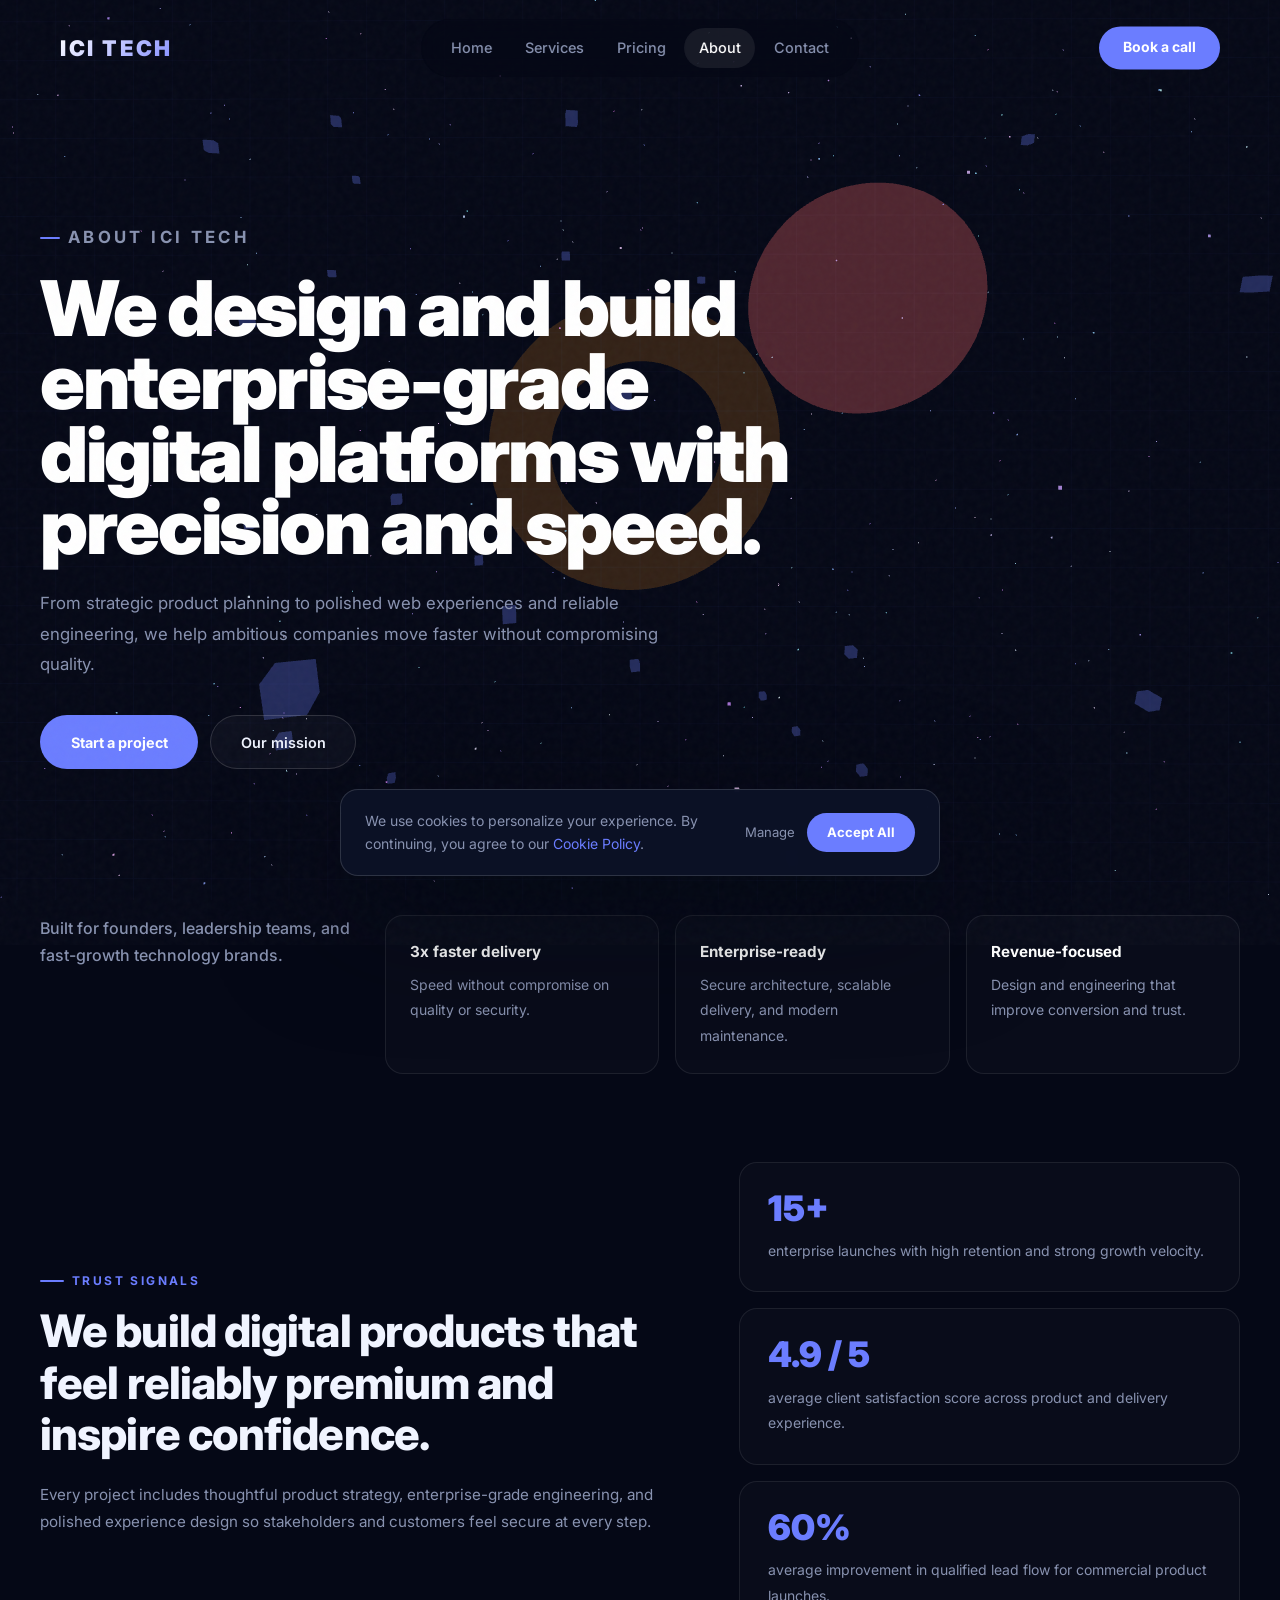
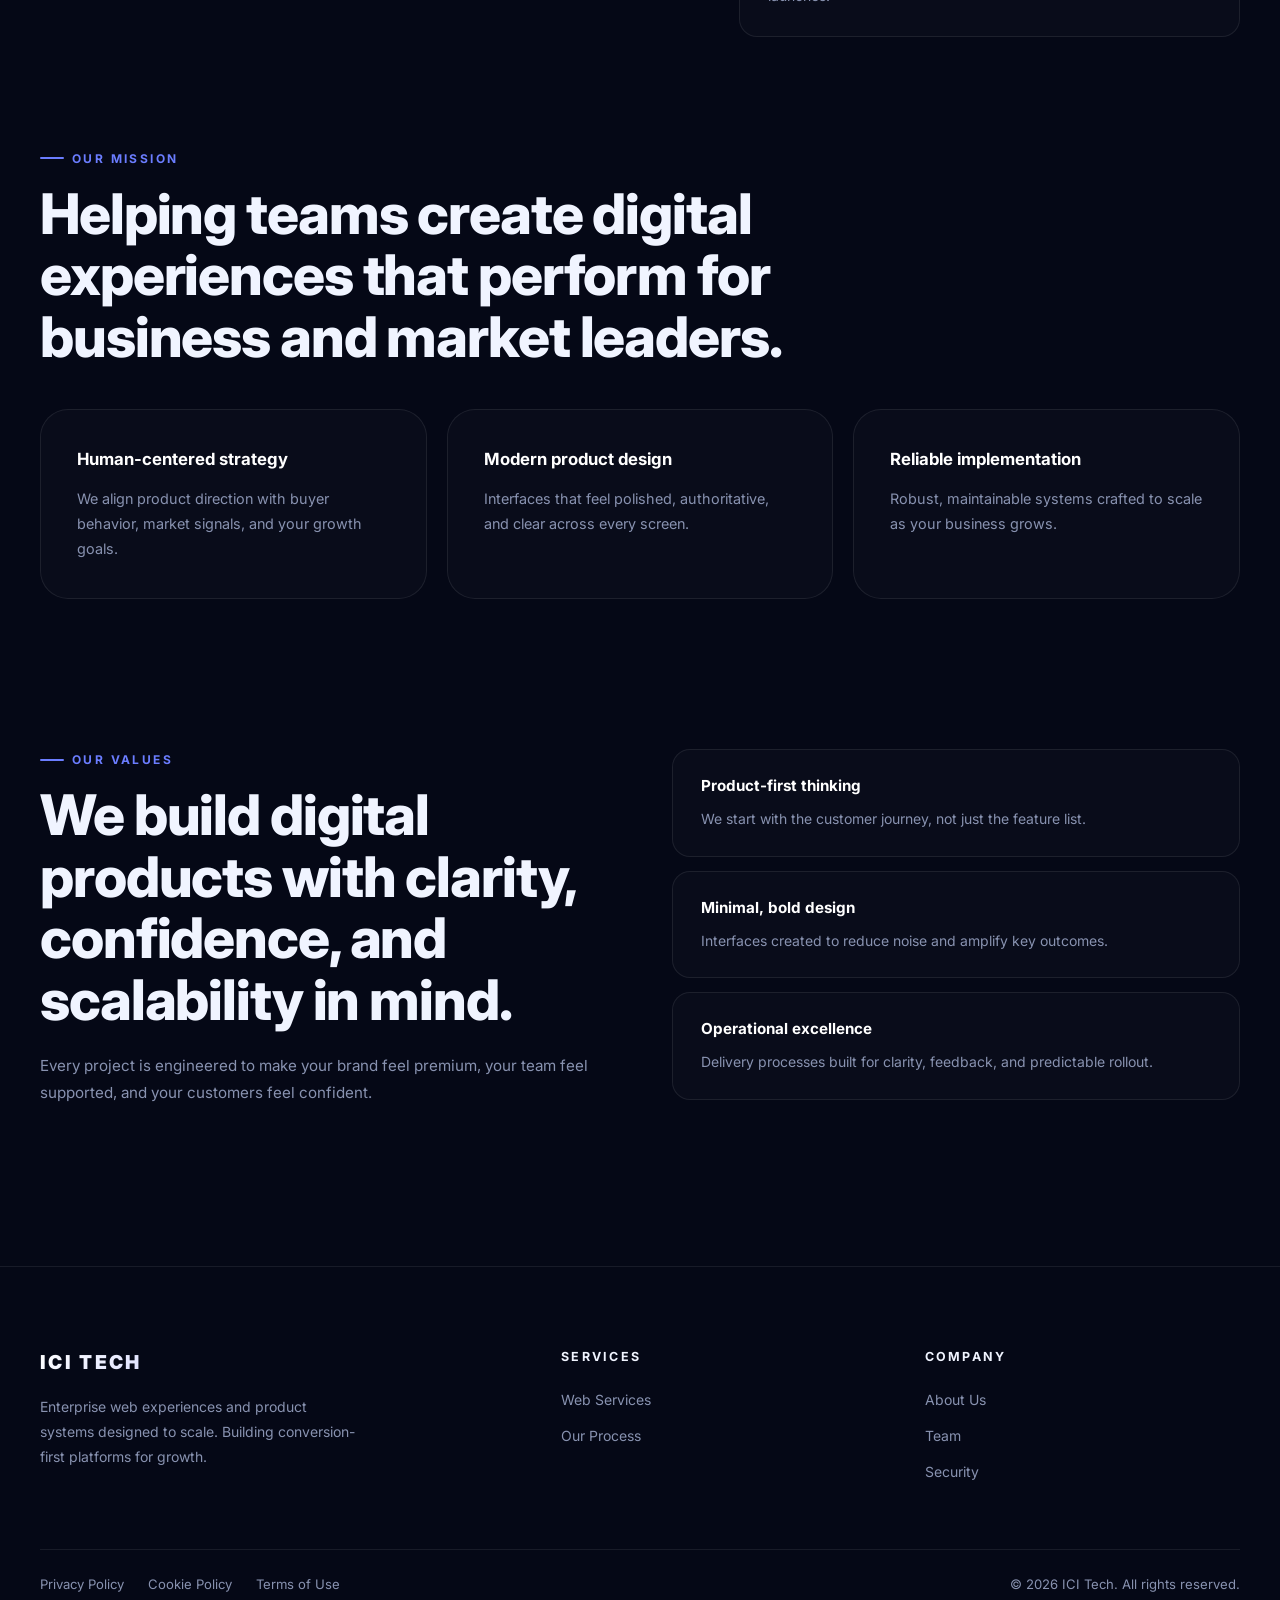
<file: about.html>
<!DOCTYPE html>
<html lang="en">
<head>
    <meta charset="UTF-8">
    <meta name="viewport" content="width=device-width, initial-scale=1.0">
    <meta name="description" content="About ICI Tech — premium digital product systems for SaaS, fintech, and enterprise teams.">
    <meta name="keywords" content="about ICI Tech, enterprise web development, SaaS design, team, mission">
    <title>About Us - ICI Tech</title>
    <link rel="icon" type="image/png" href="assets/img/Favicon.png">
    <link rel="shortcut icon" type="image/png" href="assets/img/Favicon.png">
    <link rel="apple-touch-icon" href="assets/img/Favicon.png">
    <link rel="stylesheet" href="assets/styles.css">
    <script src="assets/three.min.js" defer></script>
</head> 
<body>
    <canvas id="three-bg"></canvas>
    <header class="site-header">
        <nav class="navbar" aria-label="Primary navigation">
            <div class="container nav-inner">
                <a class="logo" href="index.html">ICI Tech</a>
                <button class="hamburger" aria-label="Toggle navigation menu" aria-expanded="false" aria-controls="nav-menu-list">
                    <span></span>
                    <span></span>
                    <span></span>
                </button>
                <ul class="nav-menu" id="nav-menu-list">
                    <li><a href="index.html">Home</a></li>
                    <li><a href="services.html">Services</a></li>
                    <li><a href="pricing.html">Pricing</a></li>
                    <li><a href="about.html">About</a></li>
                    <li><a href="contact.html">Contact</a></li>
                </ul>
                <a class="nav-cta" href="contact.html">Book a call</a>
            </div>
        </nav>
        <section class="hero hero-bg">
            <div class="container hero-grid">
                <div class="hero-copy">
                    <p class="eyebrow">About ICI Tech</p>
                    <h1>We design and build enterprise-grade digital platforms with precision and speed.</h1>
                    <p>From strategic product planning to polished web experiences and reliable engineering, we help ambitious companies move faster without compromising quality.</p>
                    <div class="hero-actions">
                        <a class="cta-button" href="contact.html">Start a project</a>
                        <a class="cta-secondary" href="#mission">Our mission</a>
                    </div>
                </div>
            </div>
        </section>
    </header>
    <main>
        <section class="credibility">
            <div class="container credibility-grid">
                <div>
                    <p>Built for founders, leadership teams, and fast-growth technology brands.</p>
                </div>
                <div class="credibility-item">
                    <strong>3x faster delivery</strong>
                    <span>Speed without compromise on quality or security.</span>
                </div>
                <div class="credibility-item">
                    <strong>Enterprise-ready</strong>
                    <span>Secure architecture, scalable delivery, and modern maintenance.</span>
                </div>
                <div class="credibility-item">
                    <strong>Revenue-focused</strong>
                    <span>Design and engineering that improve conversion and trust.</span>
                </div>
            </div>
        </section>

        <section class="trust-details" aria-label="Trust and results">
            <div class="container trust-grid">
                <div class="trust-copy fade-in">
                    <div class="section-label">Trust signals</div>
                    <h2>We build digital products that feel reliably premium and inspire confidence.</h2>
                    <p>Every project includes thoughtful product strategy, enterprise-grade engineering, and polished experience design so stakeholders and customers feel secure at every step.</p>
                </div>
                <div class="trust-stats">
                    <div class="stat-panel fade-in">
                        <strong>15+</strong>
                        <span>enterprise launches with high retention and strong growth velocity.</span>
                    </div>
                    <div class="stat-panel fade-in">
                        <strong>4.9 / 5</strong>
                        <span>average client satisfaction score across product and delivery experience.</span>
                    </div>
                    <div class="stat-panel fade-in">
                        <strong>60%</strong>
                        <span>average improvement in qualified lead flow for commercial product launches.</span>
                    </div>
                </div>
            </div>
        </section>

        <section class="impact" id="mission">
            <div class="container">
                <div class="section-label">Our mission</div>
                <h2>Helping teams create digital experiences that perform for business and market leaders.</h2>
                <div class="impact-grid">
                    <article class="impact-card">
                        <strong>Human-centered strategy</strong>
                        <p>We align product direction with buyer behavior, market signals, and your growth goals.</p>
                    </article>
                    <article class="impact-card">
                        <strong>Modern product design</strong>
                        <p>Interfaces that feel polished, authoritative, and clear across every screen.</p>
                    </article>
                    <article class="impact-card">
                        <strong>Reliable implementation</strong>
                        <p>Robust, maintainable systems crafted to scale as your business grows.</p>
                    </article>
                </div>
            </div>
        </section>

        <section class="why-us">
            <div class="container why-grid">
                <div>
                    <div class="section-label">Our values</div>
                    <h2>We build digital products with clarity, confidence, and scalability in mind.</h2>
                    <p>Every project is engineered to make your brand feel premium, your team feel supported, and your customers feel confident.</p>
                </div>
                <div class="feature-list">
                    <div class="feature-item">
                        <strong>Product-first thinking</strong>
                        <span>We start with the customer journey, not just the feature list.</span>
                    </div>
                    <div class="feature-item">
                        <strong>Minimal, bold design</strong>
                        <span>Interfaces created to reduce noise and amplify key outcomes.</span>
                    </div>
                    <div class="feature-item">
                        <strong>Operational excellence</strong>
                        <span>Delivery processes built for clarity, feedback, and predictable rollout.</span>
                    </div>
                </div>
            </div>
        </section>
    </main>
    <footer class="footer">
        <div class="container">
            <div class="footer-grid">
                <!-- Brand Section -->
                <div>
                    <a class="logo footer-logo" href="index.html">ICI Tech</a>
                    <p>Enterprise web experiences and product systems designed to scale. Building conversion-first platforms for growth.</p>
                </div>
                
                <!-- Products Section -->
                <div class="footer-section">
                    <h3 class="footer-section-title">Services</h3>
                    <ul class="footer-links">
                        <li><a href="services.html">Web Services</a></li>
                        <li><a href="process.html">Our Process</a></li>
                    </ul>
                </div>

                <!-- Company Section -->
                <div class="footer-section">
                    <h3 class="footer-section-title">Company</h3>
                    <ul class="footer-links">
                        <li><a href="about.html">About Us</a></li>
                        <li><a href="team.html">Team</a></li>
                        <li><a href="security.html">Security</a></li>
                    </ul>
                </div>
            </div>
        </div>
        <div class="container">
            <div class="footer-bottom">
                <div class="footer-policy-links">
                    <a href="policies.html#privacy">Privacy Policy</a>
                    <a href="policies.html#cookies">Cookie Policy</a>
                    <a href="policies.html#terms">Terms of Use</a>
                </div>
                <div class="footer-note">© 2026 ICI Tech. All rights reserved.</div>
            </div>
        </div>
    </footer>
    <a href="#top" class="back-to-top" aria-label="Back to top">↑</a>
    <script src="assets/script.js"></script>
    <script src="assets/three-bg.js"></script>
    <script src="assets/cookie-consent.js"></script>
</body>
</html>
</file>
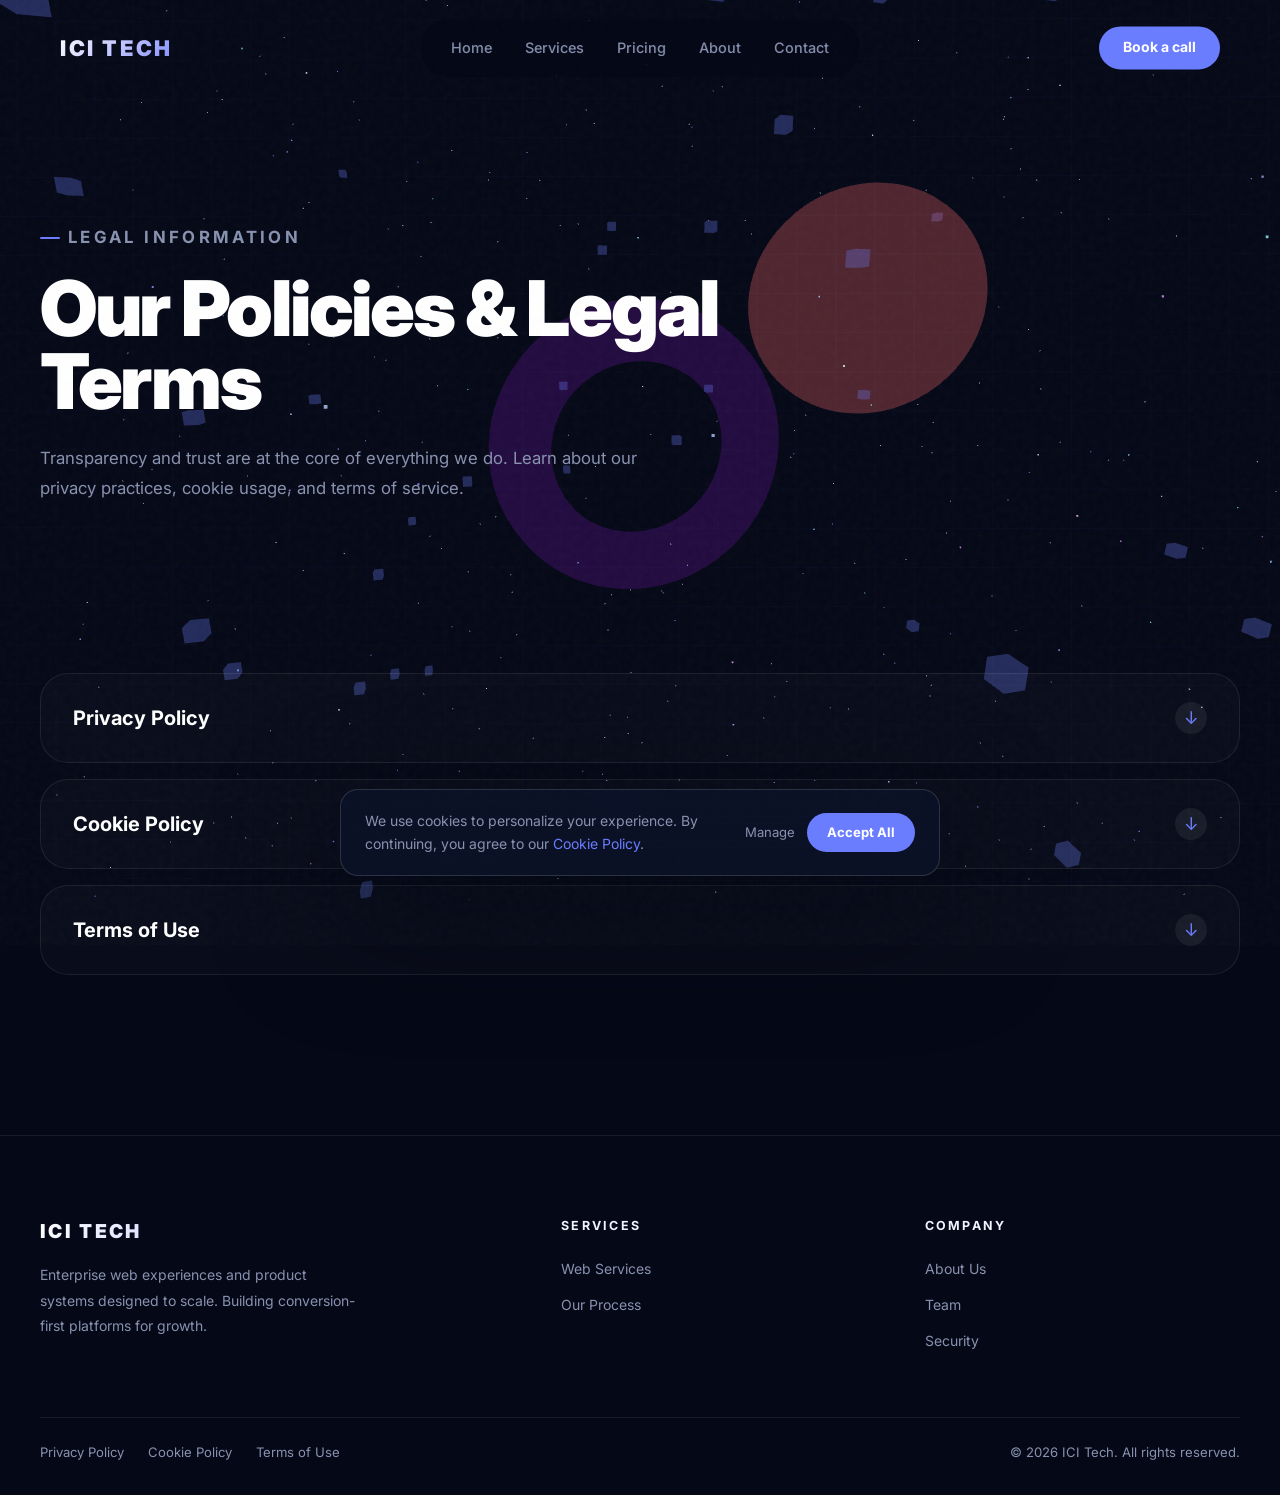
<file: policies.html>
<!DOCTYPE html>
<html lang="en">
<head>
    <meta charset="UTF-8">
    <meta name="viewport" content="width=device-width, initial-scale=1.0">
    <meta name="description" content="ICI Tech - Privacy Policy, Cookie Policy, and Terms of Use">
    <meta name="keywords" content="privacy, cookies, terms of use, legal, policies">
    <title>Policies - ICI Tech</title>
    <link rel="icon" type="image/png" href="assets/img/Favicon.png">
    <link rel="shortcut icon" type="image/png" href="assets/img/Favicon.png">
    <link rel="apple-touch-icon" href="assets/img/Favicon.png">
    <link rel="stylesheet" href="assets/styles.css">
    <script src="assets/three.min.js" defer></script>
</head> 
<body id="top">
    <canvas id="three-bg"></canvas>
    <header class="site-header">
        <nav class="navbar" aria-label="Primary navigation">
            <div class="container nav-inner">
                <a class="logo" href="index.html">ICI Tech</a>
                <button class="hamburger" aria-label="Toggle navigation menu" aria-expanded="false" aria-controls="nav-menu-list">
                    <span></span>
                    <span></span>
                    <span></span>
                </button>
                <ul class="nav-menu" id="nav-menu-list">
                    <li><a href="index.html">Home</a></li>
                    <li><a href="services.html">Services</a></li>
                    <li><a href="pricing.html">Pricing</a></li>
                    <li><a href="about.html">About</a></li>
                    <li><a href="contact.html">Contact</a></li>
                </ul>
                <a class="nav-cta" href="contact.html">Book a call</a>
            </div>
        </nav>
        <section class="hero hero-bg">
            <div class="container hero-grid">
                <div class="hero-copy">
                    <p class="eyebrow">Legal Information</p>
                    <h1>Our Policies & Legal Terms</h1>
                    <p>Transparency and trust are at the core of everything we do. Learn about our privacy practices, cookie usage, and terms of service.</p>
                </div>
            </div>
        </section>
    </header>

    <main>
        <section class="policies-section">
            <div class="container policy-container">
                <!-- Privacy Policy -->
                <div class="policy-item" id="privacy" data-policy="privacy">
                    <div class="policy-header">
                        <h2>Privacy Policy</h2>
                        <div class="policy-toggle">↓</div>
                    </div>
                    <div class="policy-content">
                        <div class="policy-text">
                            <h3>1. Information We Collect</h3>
                            <p>We collect information you provide directly to us, such as when you contact us through our website, subscribe to our services, or request information. This may include your name, email address, phone number, and any other information you choose to provide.</p>
                            <p>We also automatically collect certain information about your device when you visit our website, including IP address, browser type, operating system, referring URLs, and pages visited.</p>

                            <h3>2. How We Use Your Information</h3>
                            <p>We use the information we collect to:</p>
                            <ul>
                                <li>Respond to your inquiries and provide customer support</li>
                                <li>Send you marketing communications (with your consent)</li>
                                <li>Improve and personalize your experience</li>
                                <li>Analyze website usage and trends</li>
                                <li>Comply with legal obligations</li>
                                <li>Detect and prevent fraudulent activity</li>
                            </ul>

                            <h3>3. Data Security</h3>
                            <p>We implement appropriate technical and organizational measures to protect your personal information against unauthorized access, alteration, disclosure, or destruction. However, no internet-based system is completely secure.</p>

                            <h3>4. Third-Party Links</h3>
                            <p>Our website may contain links to third-party websites. We are not responsible for the privacy practices or content of these external sites. We encourage you to review their privacy policies.</p>

                            <h3>5. Your Rights</h3>
                            <p>Depending on your location, you may have certain rights regarding your personal information, including the right to access, correct, or delete your data. Please contact us to exercise these rights.</p>

                            <h3>6. Contact Us</h3>
                            <p>If you have questions about our privacy practices, please contact us at ici.tech@gmail.com</p>
                        </div>
                    </div>
                </div>

                <!-- Cookie Policy -->
                <div class="policy-item" id="cookies" data-policy="cookies">
                    <div class="policy-header">
                        <h2>Cookie Policy</h2>
                        <div class="policy-toggle">↓</div>
                    </div>
                    <div class="policy-content">
                        <div class="policy-text">
                            <h3>1. What Are Cookies?</h3>
                            <p>Cookies are small text files stored on your device when you visit our website. They help us remember your preferences, improve your experience, and understand how you interact with our site.</p>

                            <h3>2. Types of Cookies We Use</h3>
                            <p><strong>Essential Cookies:</strong> Required for basic website functionality. These cannot be disabled.</p>
                            <p><strong>Performance Cookies:</strong> Help us understand how visitors interact with our website, allowing us to improve performance and user experience.</p>
                            <p><strong>Marketing Cookies:</strong> Used to track your activity across websites and deliver targeted advertising based on your interests.</p>

                            <h3>3. Cookie Consent</h3>
                            <p>When you first visit our website, we display a consent banner. By clicking "Accept All," you consent to the use of all cookies. You can manage your cookie preferences at any time.</p>

                            <h3>4. Third-Party Cookies</h3>
                            <p>We may allow third-party service providers to place cookies on your device for analytics and advertising purposes. These providers have their own privacy policies governing their practices.</p>

                            <h3>5. Disabling Cookies</h3>
                            <p>You can disable cookies through your browser settings. However, disabling certain cookies may affect website functionality and user experience.</p>

                            <h3>6. Cookie Duration</h3>
                            <p>Most cookies are set to expire after one year. Session cookies are deleted when you close your browser.</p>
                        </div>
                    </div>
                </div>

                <!-- Terms of Use -->
                <div class="policy-item" id="terms" data-policy="terms">
                    <div class="policy-header">
                        <h2>Terms of Use</h2>
                        <div class="policy-toggle">↓</div>
                    </div>
                    <div class="policy-content">
                        <div class="policy-text">
                            <h3>1. Acceptance of Terms</h3>
                            <p>By accessing and using this website, you accept and agree to be bound by the terms and provision of this agreement. If you do not agree to abide by the above, please do not use this service.</p>

                            <h3>2. Intellectual Property</h3>
                            <p>All content on this website, including text, graphics, logos, images, and software, is the property of ICI Tech or its content suppliers and is protected by international copyright laws. You may not reproduce, redistribute, or transmit any content without our prior written permission.</p>

                            <h3>3. User Conduct</h3>
                            <p>You agree not to:</p>
                            <ul>
                                <li>Engage in any conduct that restricts or inhibits anyone's use or enjoyment of the website</li>
                                <li>Post or transmit hateful, threatening, abusive, or defamatory content</li>
                                <li>Attempt to access or interfere with the website's systems or security</li>
                                <li>Engage in any form of hacking or unauthorized access</li>
                                <li>Violate any applicable laws or regulations</li>
                            </ul>

                            <h3>4. Limitation of Liability</h3>
                            <p>To the fullest extent permitted by law, ICI Tech shall not be liable for any indirect, incidental, special, consequential, or punitive damages resulting from your use of or inability to use the website, even if we have been advised of the possibility of such damages.</p>

                            <h3>5. Disclaimer of Warranties</h3>
                            <p>The website is provided on an "AS-IS" and "AS-AVAILABLE" basis. ICI Tech makes no representations or warranties of any kind, express or implied, regarding the website, its content, or any services offered.</p>

                            <h3>6. Modification of Terms</h3>
                            <p>We reserve the right to modify these terms at any time. Your continued use of the website following any changes constitutes your acceptance of the new terms.</p>

                            <h3>7. Termination</h3>
                            <p>We may terminate your access to the website at any time, with or without cause, and without notice or liability of any kind.</p>

                            <h3>8. Governing Law</h3>
                            <p>These terms and conditions are governed by and construed in accordance with the laws of the jurisdiction in which ICI Tech operates, and you irrevocably submit to the exclusive jurisdiction of the courts in that location.</p>

                            <h3>9. Contact Information</h3>
                            <p>For questions or concerns regarding these terms, please contact us at ici.tech@gmail.com</p>
                        </div>
                    </div>
                </div>
            </div>
        </section>
    </main>

    <footer class="footer">
        <div class="container">
            <div class="footer-grid">
                <!-- Brand Section -->
                <div>
                    <a class="logo footer-logo" href="index.html">ICI Tech</a>
                    <p>Enterprise web experiences and product systems designed to scale. Building conversion-first platforms for growth.</p>
                </div>
                
                <!-- Products Section -->
                <div class="footer-section">
                    <h3 class="footer-section-title">Services</h3>
                    <ul class="footer-links">
                        <li><a href="services.html">Web Services</a></li>
                        <li><a href="process.html">Our Process</a></li>
                    </ul>
                </div>

                <!-- Company Section -->
                <div class="footer-section">
                    <h3 class="footer-section-title">Company</h3>
                    <ul class="footer-links">
                        <li><a href="about.html">About Us</a></li>
                        <li><a href="team.html">Team</a></li>
                        <li><a href="security.html">Security</a></li>
                    </ul>
                </div>
            </div>
        </div>

        <div class="container">
            <div class="footer-bottom">
                <div class="footer-policy-links">
                    <a href="policies.html#privacy">Privacy Policy</a>
                    <a href="policies.html#cookies">Cookie Policy</a>
                    <a href="policies.html#terms">Terms of Use</a>
                </div>
                <div class="footer-note">© 2026 ICI Tech. All rights reserved.</div>
            </div>
        </div>
    </footer>

    <a href="#top" class="back-to-top" aria-label="Back to top">↑</a>
    <script src="assets/script.js"></script>
    <script src="assets/three-bg.js"></script>
    <script src="assets/cookie-consent.js"></script>
</body>
</html>
</file>
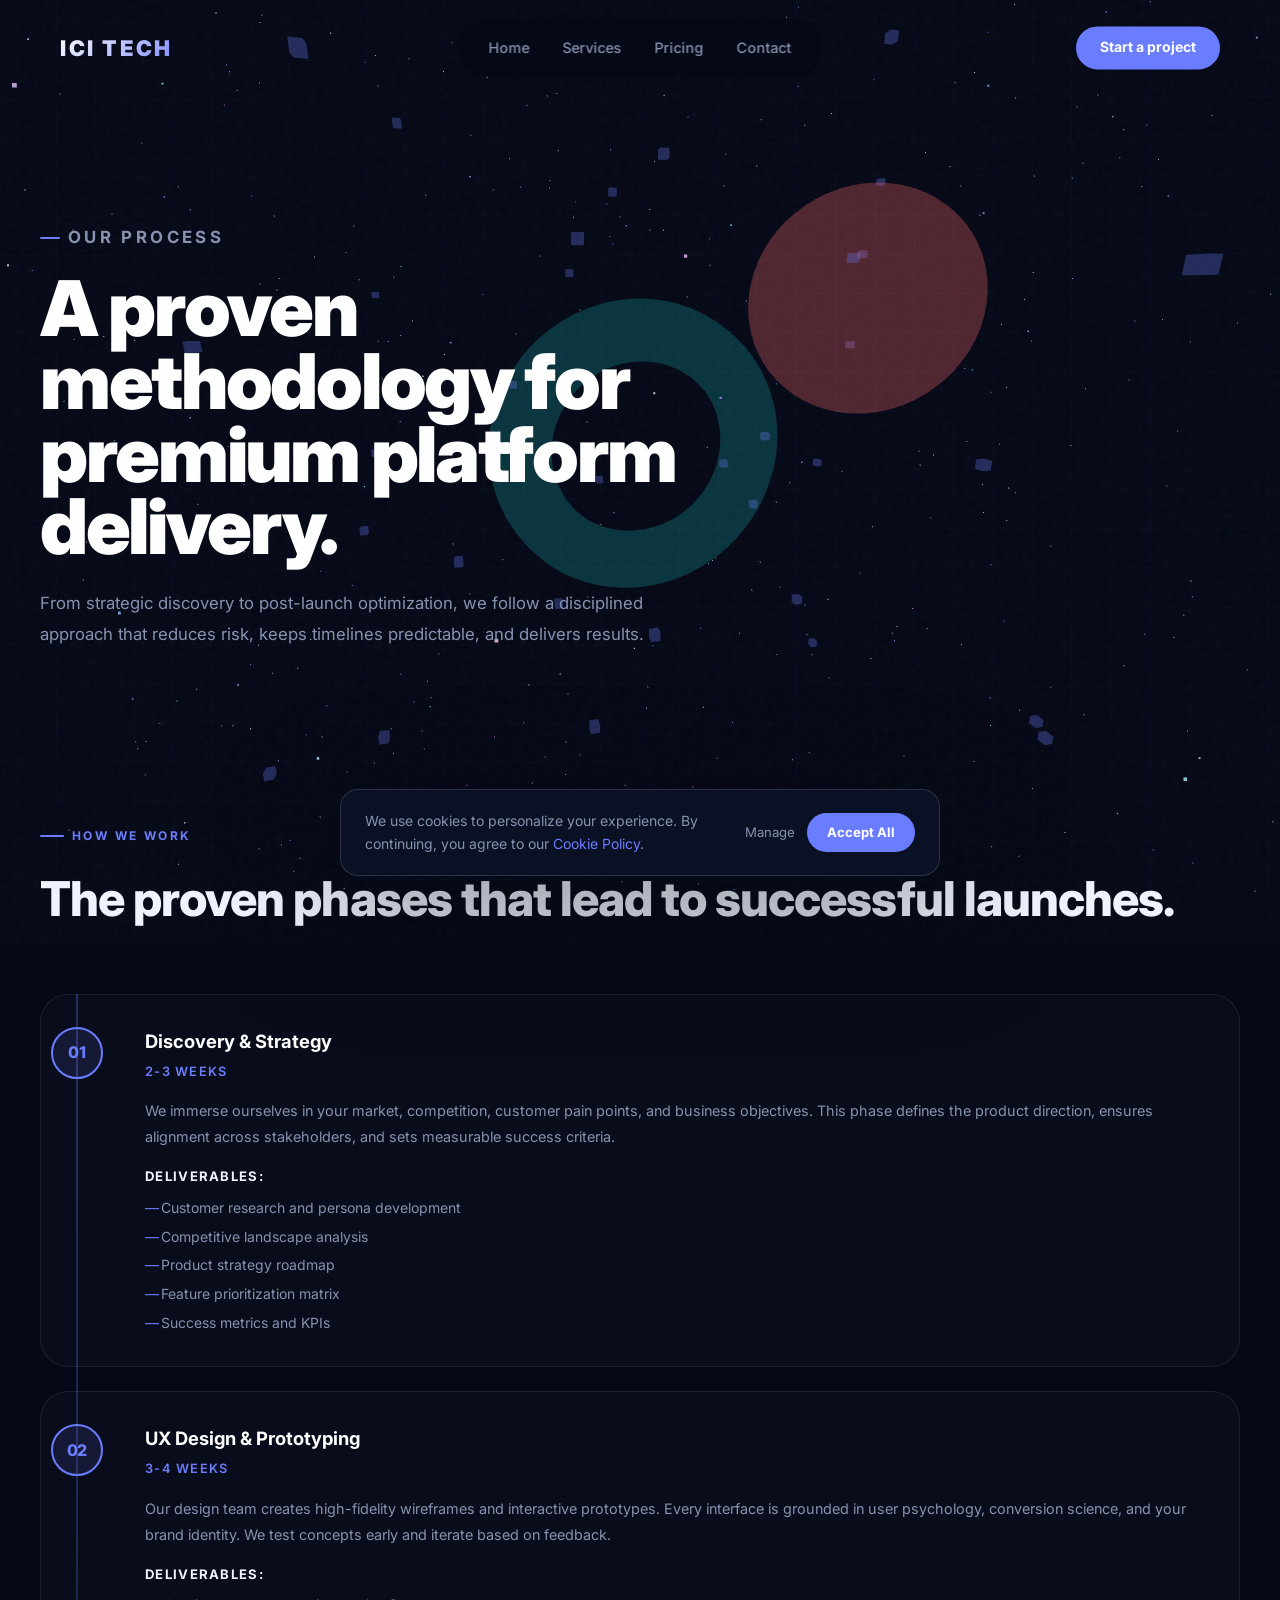
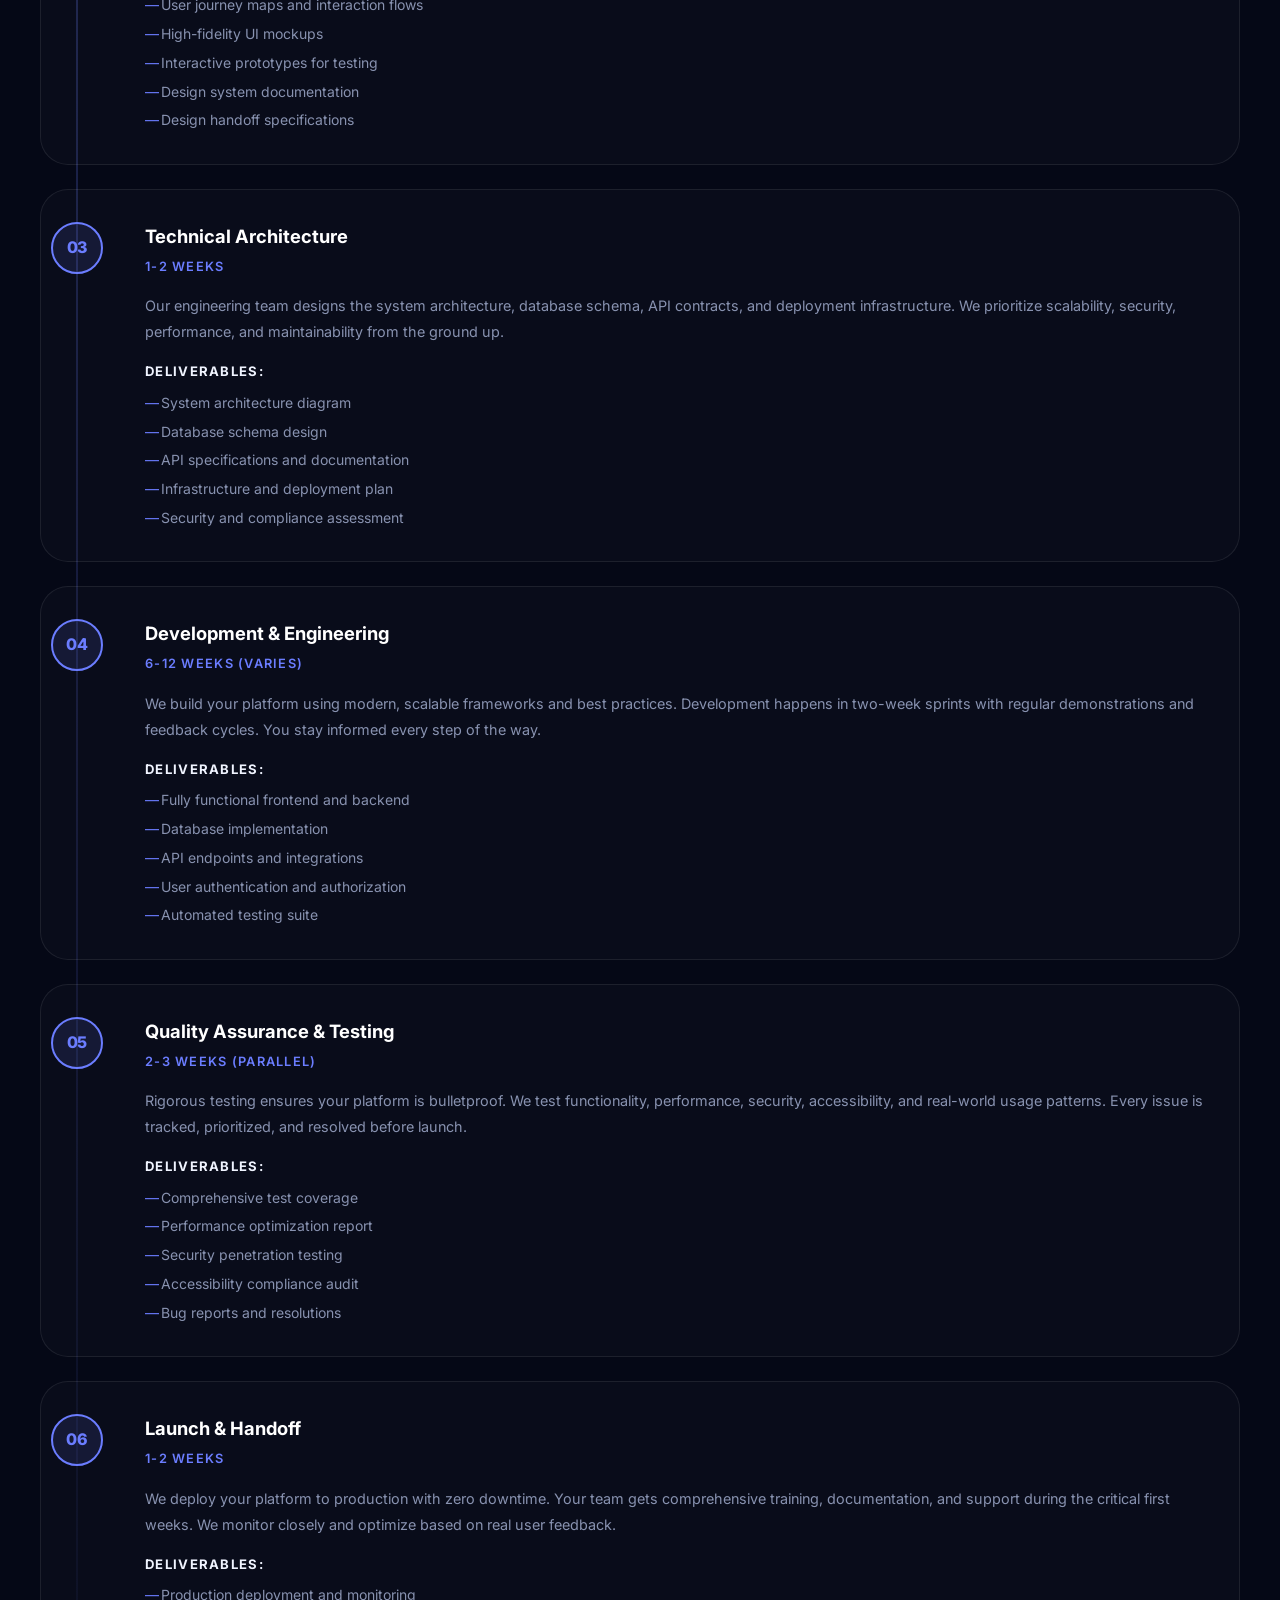
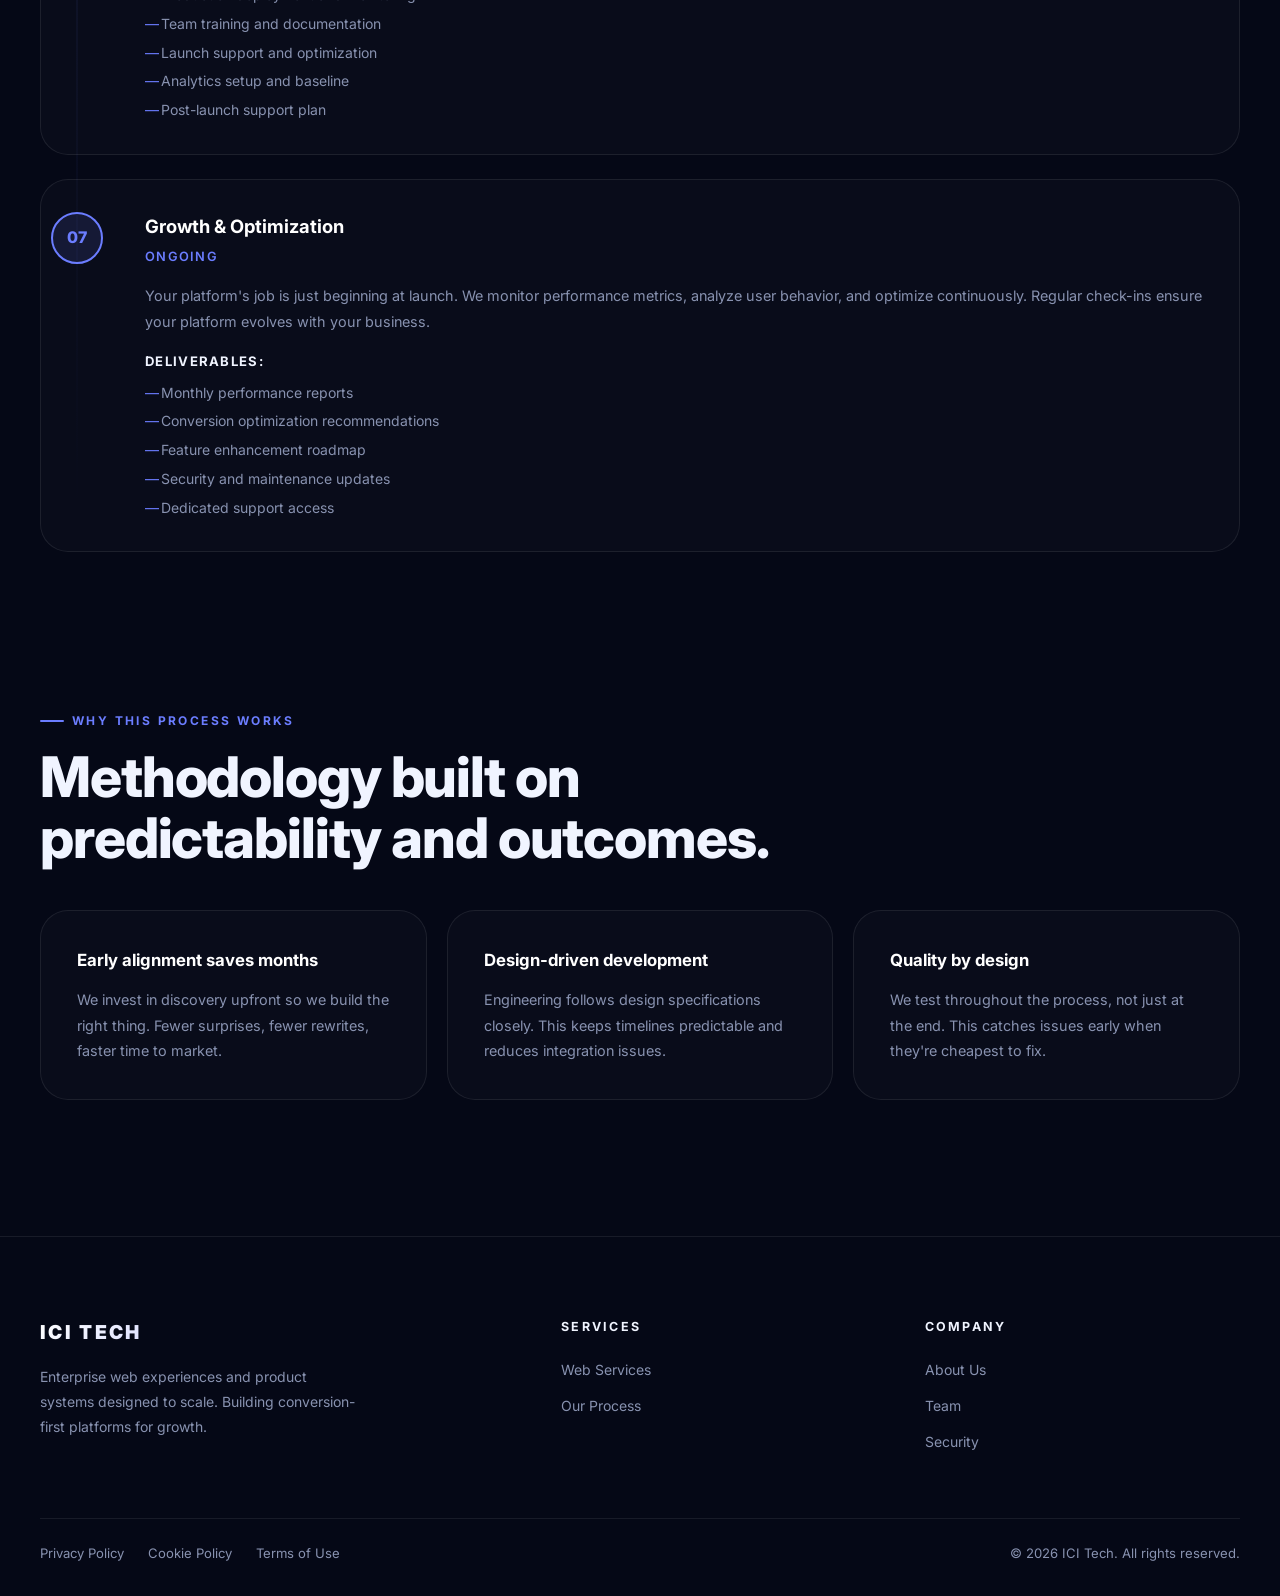
<file: process.html>
<!DOCTYPE html>
<html lang="en">
<head>
    <meta charset="UTF-8">
    <meta name="viewport" content="width=device-width, initial-scale=1.0">
    <meta name="description" content="ICI Tech Process — how we deliver premium platforms. Our methodology for discovery, design, engineering, and launch.">
    <meta name="keywords" content="process, methodology, how we work, delivery process, project phases, web development process">
    <title>Our Process - ICI Tech</title>
    <link rel="icon" type="image/png" href="assets/img/Favicon.png">
    <link rel="shortcut icon" type="image/png" href="assets/img/Favicon.png">
    <link rel="apple-touch-icon" href="assets/img/Favicon.png">
    <link rel="stylesheet" href="assets/styles.css">
    <script src="assets/three.min.js" defer></script>
</head> 
<body>
    <canvas id="three-bg"></canvas>
    <header class="site-header">
        <nav class="navbar" aria-label="Primary navigation">
            <div class="container nav-inner">
                <a class="logo" href="index.html">ICI Tech</a>
                <button class="hamburger" aria-label="Toggle navigation menu" aria-expanded="false" aria-controls="nav-menu-list">
                    <span></span>
                    <span></span>
                    <span></span>
                </button>
                <ul class="nav-menu" id="nav-menu-list">
                    <li><a href="index.html">Home</a></li>
                    <li><a href="services.html">Services</a></li>
                    <li><a href="pricing.html">Pricing</a></li>
                    <li><a href="contact.html">Contact</a></li>
                </ul>
                <a class="nav-cta" href="contact.html">Start a project</a>
            </div>
        </nav>
        <section class="hero hero-bg">
            <div class="container hero-grid">
                <div class="hero-copy">
                    <p class="eyebrow">Our Process</p>
                    <h1>A proven methodology for premium platform delivery.</h1>
                    <p>From strategic discovery to post-launch optimization, we follow a disciplined approach that reduces risk, keeps timelines predictable, and delivers results.</p>
                </div>
            </div>
        </section>
    </header>
    <main>
        <section class="process-section">
            <div class="container">
                <div class="section-label fade-in">How we work</div>
                <h2 class="fade-in">The proven phases that lead to successful launches.</h2>

                <div class="process-timeline">
                    <div class="process-phase fade-in">
                        <div class="phase-number">01</div>
                        <div class="phase-content">
                            <h3>Discovery & Strategy</h3>
                            <p class="phase-duration">2-3 weeks</p>
                            <div class="phase-details">
                                <p>We immerse ourselves in your market, competition, customer pain points, and business objectives. This phase defines the product direction, ensures alignment across stakeholders, and sets measurable success criteria.</p>
                                <div class="phase-deliverables">
                                    <strong>Deliverables:</strong>
                                    <ul>
                                        <li>Customer research and persona development</li>
                                        <li>Competitive landscape analysis</li>
                                        <li>Product strategy roadmap</li>
                                        <li>Feature prioritization matrix</li>
                                        <li>Success metrics and KPIs</li>
                                    </ul>
                                </div>
                            </div>
                        </div>
                    </div>

                    <div class="process-phase fade-in">
                        <div class="phase-number">02</div>
                        <div class="phase-content">
                            <h3>UX Design & Prototyping</h3>
                            <p class="phase-duration">3-4 weeks</p>
                            <div class="phase-details">
                                <p>Our design team creates high-fidelity wireframes and interactive prototypes. Every interface is grounded in user psychology, conversion science, and your brand identity. We test concepts early and iterate based on feedback.</p>
                                <div class="phase-deliverables">
                                    <strong>Deliverables:</strong>
                                    <ul>
                                        <li>User journey maps and interaction flows</li>
                                        <li>High-fidelity UI mockups</li>
                                        <li>Interactive prototypes for testing</li>
                                        <li>Design system documentation</li>
                                        <li>Design handoff specifications</li>
                                    </ul>
                                </div>
                            </div>
                        </div>
                    </div>

                    <div class="process-phase fade-in">
                        <div class="phase-number">03</div>
                        <div class="phase-content">
                            <h3>Technical Architecture</h3>
                            <p class="phase-duration">1-2 weeks</p>
                            <div class="phase-details">
                                <p>Our engineering team designs the system architecture, database schema, API contracts, and deployment infrastructure. We prioritize scalability, security, performance, and maintainability from the ground up.</p>
                                <div class="phase-deliverables">
                                    <strong>Deliverables:</strong>
                                    <ul>
                                        <li>System architecture diagram</li>
                                        <li>Database schema design</li>
                                        <li>API specifications and documentation</li>
                                        <li>Infrastructure and deployment plan</li>
                                        <li>Security and compliance assessment</li>
                                    </ul>
                                </div>
                            </div>
                        </div>
                    </div>

                    <div class="process-phase fade-in">
                        <div class="phase-number">04</div>
                        <div class="phase-content">
                            <h3>Development & Engineering</h3>
                            <p class="phase-duration">6-12 weeks (varies)</p>
                            <div class="phase-details">
                                <p>We build your platform using modern, scalable frameworks and best practices. Development happens in two-week sprints with regular demonstrations and feedback cycles. You stay informed every step of the way.</p>
                                <div class="phase-deliverables">
                                    <strong>Deliverables:</strong>
                                    <ul>
                                        <li>Fully functional frontend and backend</li>
                                        <li>Database implementation</li>
                                        <li>API endpoints and integrations</li>
                                        <li>User authentication and authorization</li>
                                        <li>Automated testing suite</li>
                                    </ul>
                                </div>
                            </div>
                        </div>
                    </div>

                    <div class="process-phase fade-in">
                        <div class="phase-number">05</div>
                        <div class="phase-content">
                            <h3>Quality Assurance & Testing</h3>
                            <p class="phase-duration">2-3 weeks (parallel)</p>
                            <div class="phase-details">
                                <p>Rigorous testing ensures your platform is bulletproof. We test functionality, performance, security, accessibility, and real-world usage patterns. Every issue is tracked, prioritized, and resolved before launch.</p>
                                <div class="phase-deliverables">
                                    <strong>Deliverables:</strong>
                                    <ul>
                                        <li>Comprehensive test coverage</li>
                                        <li>Performance optimization report</li>
                                        <li>Security penetration testing</li>
                                        <li>Accessibility compliance audit</li>
                                        <li>Bug reports and resolutions</li>
                                    </ul>
                                </div>
                            </div>
                        </div>
                    </div>

                    <div class="process-phase fade-in">
                        <div class="phase-number">06</div>
                        <div class="phase-content">
                            <h3>Launch & Handoff</h3>
                            <p class="phase-duration">1-2 weeks</p>
                            <div class="phase-details">
                                <p>We deploy your platform to production with zero downtime. Your team gets comprehensive training, documentation, and support during the critical first weeks. We monitor closely and optimize based on real user feedback.</p>
                                <div class="phase-deliverables">
                                    <strong>Deliverables:</strong>
                                    <ul>
                                        <li>Production deployment and monitoring</li>
                                        <li>Team training and documentation</li>
                                        <li>Launch support and optimization</li>
                                        <li>Analytics setup and baseline</li>
                                        <li>Post-launch support plan</li>
                                    </ul>
                                </div>
                            </div>
                        </div>
                    </div>

                    <div class="process-phase fade-in">
                        <div class="phase-number">07</div>
                        <div class="phase-content">
                            <h3>Growth & Optimization</h3>
                            <p class="phase-duration">Ongoing</p>
                            <div class="phase-details">
                                <p>Your platform's job is just beginning at launch. We monitor performance metrics, analyze user behavior, and optimize continuously. Regular check-ins ensure your platform evolves with your business.</p>
                                <div class="phase-deliverables">
                                    <strong>Deliverables:</strong>
                                    <ul>
                                        <li>Monthly performance reports</li>
                                        <li>Conversion optimization recommendations</li>
                                        <li>Feature enhancement roadmap</li>
                                        <li>Security and maintenance updates</li>
                                        <li>Dedicated support access</li>
                                    </ul>
                                </div>
                            </div>
                        </div>
                    </div>
                </div>
            </div>
        </section>

        <section class="impact">
            <div class="container">
                <div class="section-label fade-in">Why this process works</div>
                <h2 class="fade-in">Methodology built on predictability and outcomes.</h2>
                <div class="impact-grid">
                    <article class="impact-card fade-in">
                        <strong>Early alignment saves months</strong>
                        <p>We invest in discovery upfront so we build the right thing. Fewer surprises, fewer rewrites, faster time to market.</p>
                    </article>
                    <article class="impact-card fade-in">
                        <strong>Design-driven development</strong>
                        <p>Engineering follows design specifications closely. This keeps timelines predictable and reduces integration issues.</p>
                    </article>
                    <article class="impact-card fade-in">
                        <strong>Quality by design</strong>
                        <p>We test throughout the process, not just at the end. This catches issues early when they're cheapest to fix.</p>
                    </article>
                </div>
            </div>
        </section>
    </main>

    <footer class="footer">
        <div class="container">
            <div class="footer-grid">
                <!-- Brand Section -->
                <div>
                    <a class="logo footer-logo" href="index.html">ICI Tech</a>
                    <p>Enterprise web experiences and product systems designed to scale. Building conversion-first platforms for growth.</p>
                </div>
                
                <!-- Products Section -->
                <div class="footer-section">
                    <h3 class="footer-section-title">Services</h3>
                    <ul class="footer-links">
                        <li><a href="services.html">Web Services</a></li>
                        <li><a href="process.html">Our Process</a></li>
                    </ul>
                </div>

                <!-- Company Section -->
                <div class="footer-section">
                    <h3 class="footer-section-title">Company</h3>
                    <ul class="footer-links">
                        <li><a href="about.html">About Us</a></li>
                        <li><a href="team.html">Team</a></li>
                        <li><a href="security.html">Security</a></li>
                    </ul>
                </div>

                <!-- Resources Section --></div>
        </div>
        <div class="container">
            <div class="footer-bottom">
                <div class="footer-policy-links">
                    <a href="policies.html#privacy">Privacy Policy</a>
                    <a href="policies.html#cookies">Cookie Policy</a>
                    <a href="policies.html#terms">Terms of Use</a>
                </div>
                <div class="footer-note">© 2026 ICI Tech. All rights reserved.</div>
            </div>
        </div>
    </footer>

    <a href="#top" class="back-to-top" aria-label="Back to top">↑</a>
    <script src="assets/script.js"></script>
    <script src="assets/three-bg.js"></script>
    <script src="assets/cookie-consent.js"></script>
</body>
</html>
</file>
<file: assets/styles.css>
﻿@import url('https://fonts.googleapis.com/css2?family=Inter:wght@300;400;500;600;700;800;900&display=swap');

/* ============================================================
   DESIGN SYSTEM
   ============================================================ */
:root {
    color-scheme: dark;
    --bg: #050816;
    --surface: rgba(12, 18, 39, 0.95);
    --surface-soft: rgba(13, 20, 45, 0.85);
    --border: rgba(255, 255, 255, 0.08);
    --border-bright: rgba(255, 255, 255, 0.14);
    --text: #f0f4ff;
    --muted: #8892b0;
    --accent: #6b7dff;
    --accent-strong: #818cff;
    --accent-soft: rgba(107, 125, 255, 0.12);
    --accent-glow: rgba(107, 125, 255, 0.25);
    --cyan: #00d4ff;
    --shadow: 0 24px 80px rgba(1, 7, 18, 0.32);
    --shadow-lg: 0 40px 120px rgba(1, 7, 18, 0.5);
    --radius: 28px;
    --radius-sm: 18px;
    --radius-xs: 12px;
    --transition: 0.3s cubic-bezier(0.4, 0, 0.2, 1);
}

/* ============================================================
   RESET & BASE
   ============================================================ */
*, *::before, *::after { box-sizing: border-box; margin: 0; padding: 0; }

html {
    scroll-behavior: smooth;
    scroll-padding-top: 96px;
    -webkit-font-smoothing: antialiased;
    -moz-osx-font-smoothing: grayscale;
}

body {
    min-height: 100vh;
    padding-top: 96px;
    font-family: 'Inter', ui-sans-serif, system-ui, -apple-system, sans-serif;
    font-size: 1rem;
    line-height: 1.6;
    color: var(--text);
    background: var(--bg);
    overflow-x: hidden;
}

/* Grain overlay */
body::after {
    content: "";
    position: fixed;
    inset: -5%;
    background-image:
        url('data:image/svg+xml,%3Csvg viewBox="0 0 200 200" xmlns="http://www.w3.org/2000/svg"%3E%3Cfilter id="n"%3E%3CfeTurbulence type="fractalNoise" baseFrequency="0.75" numOctaves="4" stitchTiles="stitch"/%3E%3C/filter%3E%3Crect width="100%25" height="100%25" filter="url(%23n)" opacity="0.03"/%3E%3C/svg%3E');
    pointer-events: none;
    z-index: 99;
    animation: grain 8s steps(10) infinite;
}

@keyframes grain {
    0%,100% { transform: translate(0,0); }
    20% { transform: translate(-1%,1%); }
    40% { transform: translate(1%,-1%); }
    60% { transform: translate(-1%,-1%); }
    80% { transform: translate(1%,1%); }
}

/* 3D canvas */
#three-bg {
    position: fixed;
    top: 0; left: 0;
    width: 100%; height: 100vh;
    z-index: -1;
    pointer-events: none;
    transform: translateZ(0);
    will-change: transform;
}

img { display: block; max-width: 100%; }
a { color: inherit; text-decoration: none; }
button { font: inherit; cursor: pointer; border: none; background: none; }
ul { list-style: none; }

/* ============================================================
   LAYOUT
   ============================================================ */
.container {
    width: min(1200px, calc(100% - 2.5rem));
    margin: 0 auto;
}

.section-label {
    display: inline-flex;
    align-items: center;
    gap: 0.5rem;
    color: var(--accent);
    text-transform: uppercase;
    letter-spacing: 0.2em;
    font-weight: 700;
    font-size: 0.75rem;
    margin-bottom: 1rem;
}

.section-label::before {
    content: '';
    display: inline-block;
    width: 24px; height: 2px;
    background: var(--accent);
    border-radius: 2px;
}

/* ============================================================
   NAVIGATION
   ============================================================ */
.site-header { position: relative; }

.navbar {
    position: fixed;
    top: 0; left: 0; right: 0;
    z-index: 1000;
    padding: 0;
    transition: background var(--transition), border-color var(--transition), backdrop-filter var(--transition);
    border-bottom: 1px solid transparent;
}

.navbar.scrolled {
    background: rgba(5, 8, 22, 0.85);
    backdrop-filter: blur(24px);
    -webkit-backdrop-filter: blur(24px);
}

.navbar .container {
    display: flex;
    align-items: center;
    justify-content: space-between;
    height: 96px;
    gap: 1.5rem;
}

/* Layout tweak for wide screens: center nav, CTA on far left */
@media (min-width: 1024px) {
    .navbar .container {
        position: relative;
        justify-content: center; /* keep items centered by default */
    }

    .nav-menu {
        position: absolute;
        left: 50%;
        transform: translateX(-50%);
        background: transparent;
        border-radius: 999px;
        padding: 0; /* remove extra padding when centered */
        gap: 1rem;
    }

    .nav-menu li a {
        padding: 0.5rem 0.9rem;
        color: var(--muted);
        background: transparent;
    }

    .nav-cta {
        position: absolute;
        right: 1.25rem;
        top: 50%;
        transform: translateY(-50%);
        z-index: 1100;
    }

    .navbar .logo {
        position: absolute;
        left: 1.25rem;
        top: 50%;
        transform: translateY(-50%);
    }
}

/* Logo */
.logo {
    font-size: 1.35rem;
    font-weight: 900;
    text-transform: uppercase;
    letter-spacing: 0.12em;
    color: #fff;
    flex-shrink: 0;
    background: linear-gradient(135deg, #fff 0%, var(--accent-strong) 100%);
    -webkit-background-clip: text;
    -webkit-text-fill-color: transparent;
    background-clip: text;
}

/* Nav menu */
.nav-menu {
    display: flex;
    align-items: center;
    gap: 0.25rem;
    padding: 0.6rem 1rem;
    background: rgba(5, 8, 22, 0.45);
    border-radius: 999px;
    backdrop-filter: blur(20px);
    -webkit-backdrop-filter: blur(20px);
}

.nav-menu li a {
    display: block;
    padding: 0.5rem 0.9rem;
    font-size: 0.9rem;
    font-weight: 500;
    color: var(--muted);
    border-radius: 999px;
    transition: color var(--transition), background var(--transition);
    white-space: nowrap;
}

.nav-menu li a:hover,
.nav-menu li a.active {
    color: #fff;
    background: rgba(255,255,255,0.07);
}

/* CTA button in nav */
.nav-cta {
    flex-shrink: 0;
    padding: 0.65rem 1.5rem;
    background: var(--accent);
    color: #fff;
    border-radius: 999px;
    font-size: 0.875rem;
    font-weight: 700;
    transition: all var(--transition);
    white-space: nowrap;
}

.nav-cta:hover {
    background: var(--accent-strong);
    transform: translateY(-1px);
    box-shadow: 0 8px 24px var(--accent-glow);
}

/* Hamburger */
.hamburger {
    display: none;
    flex-direction: column;
    gap: 5px;
    padding: 8px;
    z-index: 1100;
    position: relative;
}

.hamburger span {
    display: block;
    width: 22px;
    height: 2px;
    background: #fff;
    border-radius: 2px;
    transition: transform 0.35s ease, opacity 0.35s ease;
}

.hamburger.active span:nth-child(1) { transform: translateY(7px) rotate(45deg); }
.hamburger.active span:nth-child(2) { opacity: 0; }
.hamburger.active span:nth-child(3) { transform: translateY(-7px) rotate(-45deg); }

/* ============================================================
   HERO
   ============================================================ */
.hero {
    padding: clamp(4rem, 8vw, 7rem) 0 clamp(4rem, 7vw, 6rem);
    position: relative;
}

.hero-grid {
    display: grid;
    grid-template-columns: 1fr;
    gap: 3rem;
    align-items: center;
}

.hero-grid.two-col {
    grid-template-columns: 1fr 440px;
}

.hero-copy { max-width: 780px; }

.eyebrow {
    display: inline-flex;
    align-items: center;
    gap: 0.5rem;
    color: var(--accent);
    font-size: 0.78rem;
    font-weight: 700;
    text-transform: uppercase;
    letter-spacing: 0.2em;
    margin-bottom: 1.25rem;
}

.eyebrow::before {
    content: '';
    display: inline-block;
    width: 20px; height: 2px;
    background: var(--accent);
    border-radius: 2px;
}

.hero h1 {
    font-size: clamp(2.8rem, 6vw, 6rem);
    font-weight: 900;
    line-height: 0.95;
    letter-spacing: -0.03em;
    color: #fff;
}

.hero h1 span.accent { color: var(--accent); }

.hero-headline { display: block; }

.rotating-text {
    display: inline-block;
    color: var(--accent);
    transition: opacity 0.4s ease;
}

.hero p {
    margin-top: 1.5rem;
    max-width: 640px;
    font-size: 1.05rem;
    color: var(--muted);
    line-height: 1.8;
}

.hero-actions {
    display: flex;
    flex-wrap: wrap;
    gap: 0.75rem;
    margin-top: 2.25rem;
}

/* Badge stats */
.hero-badges {
    display: flex;
    flex-wrap: wrap;
    gap: 0.75rem;
    margin-top: 2rem;
}

.hero-badges span {
    padding: 0.65rem 1.1rem;
    border: 1px solid var(--border);
    border-radius: 999px;
    background: rgba(255,255,255,0.03);
    color: var(--text);
    font-size: 0.85rem;
    font-weight: 600;
}

/* Hero panel card */
.hero-panel { display: grid; place-items: center; }

.hero-panel-card {
    width: 100%;
    background: rgba(255,255,255,0.03);
    border: 1px solid var(--border);
    border-radius: var(--radius);
    padding: 2.25rem;
    backdrop-filter: blur(20px);
    -webkit-backdrop-filter: blur(20px);
    box-shadow: var(--shadow);
}

.panel-label {
    font-size: 0.72rem;
    font-weight: 700;
    text-transform: uppercase;
    letter-spacing: 0.2em;
    color: var(--accent);
    margin-bottom: 1.25rem;
}

.panel-title {
    font-size: 1.65rem;
    font-weight: 800;
    line-height: 1.2;
    margin-bottom: 1rem;
}

.panel-copy {
    color: var(--muted);
    line-height: 1.75;
    margin-bottom: 1.5rem;
    font-size: 0.95rem;
}

.panel-meta {
    display: grid;
    grid-template-columns: 1fr 1fr;
    gap: 0.6rem;
}

.panel-meta span {
    padding: 0.75rem 1rem;
    border-radius: var(--radius-xs);
    background: rgba(255,255,255,0.04);
    border: 1px solid var(--border);
    font-size: 0.85rem;
    color: var(--text);
}

/* ============================================================
   BUTTONS
   ============================================================ */
.cta-button {
    display: inline-flex;
    align-items: center;
    justify-content: center;
    gap: 0.5rem;
    padding: 0.9rem 1.85rem;
    background: var(--accent);
    color: #fff;
    border-radius: 999px;
    font-weight: 700;
    font-size: 0.9rem;
    transition: all var(--transition);
    border: 1px solid transparent;
}

.cta-button:hover {
    background: var(--accent-strong);
    transform: translateY(-2px);
    box-shadow: 0 12px 32px var(--accent-glow);
}

.cta-secondary {
    display: inline-flex;
    align-items: center;
    justify-content: center;
    gap: 0.5rem;
    padding: 0.9rem 1.85rem;
    border: 1px solid var(--border-bright);
    color: var(--text);
    border-radius: 999px;
    font-weight: 600;
    font-size: 0.9rem;
    transition: all var(--transition);
    background: rgba(255,255,255,0.03);
}

.cta-secondary:hover {
    border-color: rgba(255,255,255,0.3);
    background: rgba(255,255,255,0.07);
    transform: translateY(-2px);
}

/* ============================================================
   TECH TICKERS
   ============================================================ */
.tech-tickers {
    position: relative;
    overflow: hidden;
    padding: 2.5rem 0;
    border-top: 1px solid var(--border);
    border-bottom: 1px solid var(--border);
}

.tech-tickers::before,
.tech-tickers::after {
    content: '';
    position: absolute;
    top: 0; bottom: 0;
    width: 200px;
    z-index: 5;
    pointer-events: none;
}

.tech-tickers::before { left: 0; background: linear-gradient(to right, var(--bg), transparent); }
.tech-tickers::after { right: 0; background: linear-gradient(to left, var(--bg), transparent); }

.sb-ticker {
    overflow: hidden;
    width: 100%;
    margin-bottom: 1rem;
    --sb-ticker-bg: var(--bg);
}

.sb-ticker:last-child { margin-bottom: 0; }

.sb-ticker__inner {
    display: flex;
    align-items: center;
    width: max-content;
    animation: tickerScroll var(--sb-ticker-speed, 40s) linear infinite;
}

.sb-ticker--reverse .sb-ticker__inner {
    animation-direction: reverse;
}

.sb-ticker__track {
    display: flex;
    align-items: center;
    gap: var(--sb-ticker-gap, 3rem);
}

.sb-ticker__item {
    flex-shrink: 0;
    display: flex;
    align-items: center;
    gap: 0.65rem;
    padding: 1.1rem 2.25rem;
    border-radius: 999px;
    background: rgba(255,255,255,0.03);
    border: 1px solid var(--border);
    backdrop-filter: blur(10px);
    -webkit-backdrop-filter: blur(10px);
    font-size: 1.1rem;
    font-weight: 500;
    color: var(--muted);
    white-space: nowrap;
    transition: all var(--transition);
}

.sb-ticker__item:hover {
    background: rgba(255,255,255,0.08);
    border-color: var(--accent);
    color: var(--text);
    transform: translateY(-4px) scale(1.08);
    box-shadow: 0 0 20px var(--accent-glow);
}

.ticker-icon img {
    width: 22px; height: 22px;
    object-fit: contain;
    display: block;
    filter: brightness(0) invert(1);
    transition: filter var(--transition);
}

.ticker-icon {
    display: flex;
    align-items: center;
    justify-content: center;
    width: 32px; height: 32px;
    border-radius: 7px;
    background: rgba(255,255,255,0.05);
    flex-shrink: 0;
}

.ticker-icon img {
    width: 18px; height: 18px;
    object-fit: contain;
    display: block;
}

@keyframes tickerScroll {
    from { transform: translateX(0); }
    to { transform: translateX(-50%); }
}

/* ============================================================
   CREDIBILITY BAR
   ============================================================ */
.credibility {
    padding: 3.5rem 0 2.5rem;
}

.credibility-grid {
    display: grid;
    grid-template-columns: minmax(0, 1.2fr) repeat(3, minmax(0, 1fr));
    gap: 1rem;
    align-items: stretch;
}

.credibility-grid > div:first-child p {
    color: var(--muted);
    font-weight: 500;
    font-size: 1rem;
    line-height: 1.7;
}

.credibility-item {
    padding: 1.5rem;
    border-radius: var(--radius-sm);
    background: rgba(255,255,255,0.02);
    border: 1px solid var(--border);
    transition: border-color var(--transition), transform var(--transition);
}

.credibility-item:hover {
    border-color: var(--accent);
    transform: translateY(-3px);
}

.credibility-item strong {
    display: block;
    font-size: 0.95rem;
    font-weight: 700;
    margin-bottom: 0.5rem;
    color: #fff;
}

.credibility-item span {
    color: var(--muted);
    line-height: 1.7;
    font-size: 0.875rem;
}

/* ============================================================
   IMPACT / CARDS
   ============================================================ */
.impact { padding: 4.5rem 0; }

.impact h2,
.why-us h2,
.services h2 {
    font-size: clamp(2rem, 4.5vw, 3.5rem);
    font-weight: 800;
    max-width: 840px;
    line-height: 1.1;
    letter-spacing: -0.02em;
    margin-bottom: 0.5rem;
}

.impact-grid {
    display: grid;
    grid-template-columns: repeat(3, 1fr);
    gap: 1.25rem;
    margin-top: 2.5rem;
}

.impact-card {
    padding: 2.25rem;
    border-radius: var(--radius);
    background: rgba(255,255,255,0.02);
    border: 1px solid var(--border);
    transition: all var(--transition);
    position: relative;
    overflow: hidden;
}

.impact-card::before {
    content: '';
    position: absolute;
    top: 0; left: 0; right: 0;
    height: 1px;
    background: linear-gradient(90deg, transparent, var(--accent), transparent);
    opacity: 0;
    transition: opacity var(--transition);
}

.impact-card:hover {
    transform: translateY(-6px);
    border-color: rgba(107, 125, 255, 0.3);
    box-shadow: 0 20px 60px rgba(107, 125, 255, 0.1);
}

.impact-card:hover::before { opacity: 1; }

.impact-card strong {
    display: block;
    font-size: 1.05rem;
    font-weight: 700;
    margin-bottom: 0.85rem;
    color: #fff;
}

.impact-card p {
    color: var(--muted);
    line-height: 1.75;
    font-size: 0.9rem;
}

/* ============================================================
   SERVICES
   ============================================================ */
.services { padding: 4.5rem 0; }

.services-grid {
    display: grid;
    grid-template-columns: repeat(3, 1fr);
    gap: 1.25rem;
    margin-top: 2.5rem;
}

.service-card {
    padding: 2.25rem;
    border-radius: var(--radius);
    background: rgba(255,255,255,0.02);
    border: 1px solid var(--border);
    transition: all var(--transition);
    position: relative;
    overflow: hidden;
}

.service-card::after {
    content: '';
    position: absolute;
    inset: 0;
    background: linear-gradient(135deg, var(--accent-soft), transparent);
    opacity: 0;
    transition: opacity var(--transition);
    pointer-events: none;
}

.service-card:hover {
    transform: translateY(-4px);
    border-color: rgba(107, 125, 255, 0.3);
    box-shadow: 0 24px 60px rgba(107, 125, 255, 0.1);
}

.service-card:hover::after { opacity: 1; }

.service-icon {
    display: flex;
    align-items: center;
    justify-content: center;
    width: 48px; height: 48px;
    border-radius: var(--radius-xs);
    background: var(--accent-soft);
    border: 1px solid rgba(107, 125, 255, 0.2);
    margin-bottom: 1.25rem;
    font-size: 1.4rem;
    position: relative;
    z-index: 1;
}

.service-card h3 {
    font-size: 1.15rem;
    font-weight: 700;
    margin-bottom: 0.85rem;
    color: #fff;
    position: relative;
    z-index: 1;
}

.service-card p {
    color: var(--muted);
    line-height: 1.75;
    margin-bottom: 1.5rem;
    font-size: 0.9rem;
    position: relative;
    z-index: 1;
}

.service-card ul {
    display: grid;
    gap: 0.6rem;
    position: relative;
    z-index: 1;
}

.service-card ul li {
    position: relative;
    padding-left: 1.25rem;
    color: var(--text);
    font-size: 0.875rem;
    line-height: 1.6;
}

.service-card ul li::before {
    content: "\2713";
    position: absolute;
    left: 0;
    color: var(--accent);
    font-weight: 700;
}

/* ============================================================
   TESTIMONIAL
   ============================================================ */
.testimonial { 
    padding: 4.5rem 0; 
    position: relative;
    overflow: hidden;
}

.testimonial::before,
.testimonial::after {
    content: '';
    position: absolute;
    top: 0; bottom: 0;
    width: 150px;
    z-index: 5;
    pointer-events: none;
}
.testimonial::before { left: 0; background: linear-gradient(to right, var(--bg), transparent); }
.testimonial::after { right: 0; background: linear-gradient(to left, var(--bg), transparent); }

.testimonial-card {
    flex-shrink: 0;
    width: min(500px, 85vw);
    padding: 2.5rem;
    border-radius: var(--radius);
    background: rgba(255,255,255,0.02);
    border: 1px solid var(--border);
}

.testimonial-card p {
    font-size: 1.1rem;
    line-height: 1.85;
    color: var(--text);
    font-style: italic;
}

.testimonial-card p::before { content: '\201C'; }
.testimonial-card p::after { content: '\201D'; }

.testimonial-card footer {
    margin-top: 2rem;
    display: flex;
    flex-direction: column;
    gap: 0.25rem;
}

.testimonial:hover .sb-ticker__inner {
    animation-play-state: paused;
}

.testimonial-card strong { font-size: 0.95rem; font-weight: 700; color: #fff; }
.testimonial-card span { color: var(--muted); font-size: 0.875rem; }

.testimonial-stats { display: grid; gap: 0.85rem; }

.stat-block {
    padding: 1.5rem;
    border-radius: var(--radius-sm);
    background: rgba(255,255,255,0.02);
    border: 1px solid var(--border);
    transition: border-color var(--transition);
}

.stat-block:hover { border-color: var(--accent); }

.stat-block strong {
    display: block;
    font-size: 2rem;
    font-weight: 900;
    line-height: 1;
    color: var(--accent);
}

.stat-block span {
    display: block;
    margin-top: 0.5rem;
    color: var(--muted);
    font-size: 0.85rem;
    line-height: 1.65;
}

/* ============================================================
   WHY US
   ============================================================ */
.why-us { padding: 4.5rem 0 6rem; }

.why-grid {
    display: grid;
    grid-template-columns: 1fr 1fr;
    gap: 4rem;
    align-items: center;
}

.why-us p {
    margin-top: 1.25rem;
    color: var(--muted);
    line-height: 1.8;
    font-size: 0.95rem;
}

.feature-list { display: grid; gap: 0.85rem; }

.feature-item {
    padding: 1.5rem 1.75rem;
    border-radius: var(--radius-sm);
    border: 1px solid var(--border);
    background: rgba(255,255,255,0.02);
    transition: all var(--transition);
    position: relative;
    overflow: hidden;
}

.feature-item::before {
    content: '';
    position: absolute;
    left: 0; top: 0; bottom: 0;
    width: 3px;
    background: var(--accent);
    opacity: 0;
    transition: opacity var(--transition);
}

.feature-item:hover {
    border-color: rgba(107, 125, 255, 0.25);
    transform: translateX(4px);
}

.feature-item:hover::before { opacity: 1; }

.feature-item strong {
    display: block;
    font-weight: 700;
    font-size: 0.95rem;
    margin-bottom: 0.5rem;
    color: #fff;
}

.feature-item span {
    color: var(--muted);
    line-height: 1.7;
    font-size: 0.875rem;
}

/* ============================================================
   WORK GALLERY
   ============================================================ */
.work-gallery { padding: 5rem 0 3rem; }

.work-gallery h2 {
    margin-top: 0.75rem;
    font-size: clamp(1.8rem, 4vw, 3.2rem);
    font-weight: 800;
    max-width: 780px;
    line-height: 1.1;
    letter-spacing: -0.02em;
}

.work-gallery > .container > p {
    margin-top: 1rem;
    max-width: 680px;
    color: var(--muted);
    line-height: 1.8;
    font-size: 0.95rem;
}

.gallery-grid {
    display: grid;
    grid-template-columns: repeat(3, 1fr);
    gap: 1.25rem;
    margin-top: 2.5rem;
}

.gallery-card {
    border-radius: var(--radius);
    overflow: hidden;
    background: rgba(255,255,255,0.02);
    border: 1px solid var(--border);
    transition: all var(--transition);
    cursor: zoom-in;
}

.gallery-card:hover {
    transform: translateY(-6px);
    border-color: rgba(107, 125, 255, 0.25);
    box-shadow: 0 24px 60px rgba(1, 7, 18, 0.4);
}

.gallery-preview {
    overflow: hidden;
    height: 200px;
    background: rgba(107, 125, 255, 0.08);
}

.gallery-preview img {
    width: 100%; height: 100%;
    object-fit: cover;
    transition: transform 0.6s ease;
}

.gallery-card:hover .gallery-preview img { transform: scale(1.06); }

.gallery-copy { padding: 1.4rem 1.5rem 1.75rem; }

.gallery-copy strong {
    display: block;
    font-size: 0.95rem;
    font-weight: 700;
    margin-bottom: 0.6rem;
    color: #fff;
}

.gallery-copy span {
    color: var(--muted);
    line-height: 1.7;
    font-size: 0.85rem;
}

/* Gallery modal */
.gallery-modal {
    position: fixed;
    inset: 0;
    z-index: 2000;
    background: rgba(5, 8, 22, 0.92);
    backdrop-filter: blur(16px);
    -webkit-backdrop-filter: blur(16px);
    display: flex;
    align-items: center;
    justify-content: center;
    opacity: 0;
    pointer-events: none;
    transition: opacity 0.3s ease;
    padding: 2rem;
}

.gallery-modal.active {
    opacity: 1;
    pointer-events: all;
}

.modal-content {
    max-width: 900px;
    width: 100%;
    border-radius: var(--radius);
    overflow: hidden;
    border: 1px solid var(--border);
    background: rgba(12, 18, 39, 0.98);
    transform: scale(0.95);
    transition: transform 0.3s ease;
}

.gallery-modal.active .modal-content { transform: scale(1); }

.modal-content img {
    width: 100%;
    max-height: 65vh;
    object-fit: contain;
}

.modal-info {
    padding: 1.5rem 2rem 2rem;
}

.modal-info h3 {
    font-size: 1.15rem;
    font-weight: 700;
    margin-bottom: 0.5rem;
    color: #fff;
}

.modal-info p { color: var(--muted); line-height: 1.7; font-size: 0.9rem; }

/* ============================================================
   HERO VISUAL (services page)
   ============================================================ */
.hero-visual { padding: 3rem 0 2rem; }

.hero-visual-grid {
    display: grid;
    grid-template-columns: 1fr 1fr;
    gap: 3rem;
    align-items: center;
}

.hero-visual-copy h2 {
    font-size: clamp(1.8rem, 3.5vw, 2.8rem);
    font-weight: 800;
    line-height: 1.15;
    letter-spacing: -0.02em;
}

.hero-visual-copy p {
    margin-top: 1rem;
    color: var(--muted);
    line-height: 1.8;
    font-size: 0.95rem;
}

.hero-visual-image img {
    width: 100%;
    border-radius: var(--radius);
    border: 1px solid var(--border);
    box-shadow: var(--shadow);
}

/* ============================================================
   TRUST / STATS
   ============================================================ */
.trust-details { padding: 3rem 0 2rem; }

.trust-grid {
    display: grid;
    grid-template-columns: 1.3fr 1fr;
    gap: 3rem;
    align-items: center;
}

.trust-copy h2 {
    font-size: clamp(1.8rem, 3.5vw, 2.8rem);
    font-weight: 800;
    line-height: 1.15;
    letter-spacing: -0.02em;
}

.trust-copy p {
    margin-top: 1.25rem;
    color: var(--muted);
    line-height: 1.8;
    font-size: 0.95rem;
}

.trust-stats { display: grid; gap: 1rem; }

.stat-panel {
    padding: 1.75rem;
    border-radius: var(--radius-sm);
    background: rgba(255,255,255,0.02);
    border: 1px solid var(--border);
    transition: border-color var(--transition);
}

.stat-panel:hover { border-color: var(--accent); }

.stat-panel strong {
    display: block;
    font-size: 2.2rem;
    font-weight: 900;
    line-height: 1;
    color: var(--accent);
    margin-bottom: 0.75rem;
}

.stat-panel span {
    color: var(--muted);
    line-height: 1.7;
    font-size: 0.875rem;
}

/* ============================================================
   PRICING
   ============================================================ */
.pricing { padding: 5rem 0 6rem; }

.pricing h2 {
    font-size: clamp(2rem, 4.5vw, 3.5rem);
    font-weight: 800;
    letter-spacing: -0.02em;
    line-height: 1.1;
}

.pricing-intro {
    margin: 1.25rem 0 3rem;
    max-width: 680px;
    color: var(--muted);
    line-height: 1.8;
}

.price-grid {
    display: grid;
    grid-template-columns: repeat(3, 1fr);
    gap: 1.25rem;
}

.price-card {
    padding: 2.25rem;
    border-radius: var(--radius);
    background: rgba(255,255,255,0.02);
    border: 1px solid var(--border);
    display: grid;
    gap: 1.25rem;
    align-content: start;
    transition: all var(--transition);
    position: relative;
    overflow: hidden;
}

.price-card::before {
    content: '';
    position: absolute;
    top: 0; left: 0; right: 0;
    height: 2px;
    background: linear-gradient(90deg, var(--accent), var(--cyan));
    opacity: 0;
    transition: opacity var(--transition);
}

.price-card:hover {
    border-color: rgba(107, 125, 255, 0.3);
    transform: translateY(-4px);
    box-shadow: 0 20px 60px rgba(107, 125, 255, 0.1);
}

.price-card:hover::before { opacity: 1; }

.price-card.featured {
    background: rgba(107, 125, 255, 0.05);
    border-color: rgba(107, 125, 255, 0.3);
}

.price-card.featured::before { opacity: 1; }

.price-card h3 {
    font-size: 1.3rem;
    font-weight: 800;
    color: #fff;
}

.price-tier {
    color: var(--muted);
    font-size: 0.875rem;
    line-height: 1.6;
}

.price-card ul { display: grid; gap: 0.7rem; }

.price-card ul li {
    position: relative;
    padding-left: 1.25rem;
    color: var(--text);
    font-size: 0.875rem;
    line-height: 1.6;
}

.price-card ul li::before {
    content: "\2713";
    position: absolute;
    left: 0;
    color: var(--accent);
    font-weight: 700;
}

.price-tag {
    font-size: 1.1rem;
    font-weight: 800;
    color: var(--accent);
}

.price-button {
    display: inline-flex;
    align-items: center;
    justify-content: center;
    width: 100%;
    padding: 0.85rem 1.5rem;
    background: var(--accent);
    color: #fff;
    border-radius: 999px;
    font-weight: 700;
    font-size: 0.875rem;
    transition: all var(--transition);
}

.price-button:hover {
    background: var(--accent-strong);
    transform: translateY(-1px);
    box-shadow: 0 8px 20px var(--accent-glow);
}

/* ============================================================
   FAQ
   ============================================================ */
.faq { padding: 4.5rem 0 6rem; }

.faq h2 {
    font-size: clamp(2rem, 4vw, 3rem);
    font-weight: 800;
    letter-spacing: -0.02em;
    margin-bottom: 2.5rem;
}

.faq-accordion { display: grid; gap: 0.75rem; }

.faq-item {
    border-radius: var(--radius-sm);
    background: rgba(255,255,255,0.02);
    border: 1px solid var(--border);
    overflow: hidden;
    transition: border-color var(--transition);
}

.faq-item.open,
.faq-item:hover { border-color: rgba(107, 125, 255, 0.25); }

.faq-question {
    width: 100%;
    display: flex;
    align-items: center;
    justify-content: space-between;
    gap: 1rem;
    padding: 1.35rem 1.75rem;
    color: var(--text);
    text-align: left;
    font-size: 0.95rem;
    font-weight: 600;
    cursor: pointer;
    transition: color var(--transition);
    background: transparent;
    border: none;
}

.faq-question:hover { color: #fff; }

.faq-icon {
    display: flex;
    align-items: center;
    justify-content: center;
    width: 28px; height: 28px;
    border-radius: 50%;
    background: rgba(255,255,255,0.06);
    font-size: 1.1rem;
    font-weight: 300;
    color: var(--accent);
    flex-shrink: 0;
    transition: transform 0.3s ease, background var(--transition);
    pointer-events: none;
}

.faq-question[aria-expanded="true"] .faq-icon {
    transform: rotate(45deg);
    background: var(--accent-soft);
}

.faq-answer {
    max-height: 0;
    overflow: hidden;
    transition: max-height 0.4s cubic-bezier(0.4, 0, 0.2, 1), padding 0.3s ease;
    padding: 0 1.75rem;
}

.faq-question[aria-expanded="true"] + .faq-answer {
    max-height: 400px;
    padding: 0 1.75rem 1.5rem;
}

.faq-answer p {
    color: var(--muted);
    line-height: 1.8;
    font-size: 0.9rem;
}

/* ============================================================
   CONTACT
   ============================================================ */
.contact-section { padding: 5rem 0 6rem; }

.contact-grid {
    display: grid;
    grid-template-columns: 1fr 1.3fr;
    gap: 2rem;
    align-items: start;
}

.contact-card,
.contact-form-card {
    padding: 2.5rem;
    border-radius: var(--radius);
    background: rgba(255,255,255,0.02);
    border: 1px solid var(--border);
}

.contact-card h2,
.contact-form h2 {
    font-size: 1.6rem;
    font-weight: 800;
    margin-bottom: 1rem;
    color: #fff;
}

.contact-card p {
    color: var(--muted);
    line-height: 1.8;
    font-size: 0.9rem;
}

.contact-details { display: grid; gap: 1.5rem; margin-top: 2rem; }

.contact-details > div strong {
    display: block;
    font-weight: 700;
    font-size: 0.875rem;
    margin-bottom: 0.35rem;
    color: #fff;
    text-transform: uppercase;
    letter-spacing: 0.1em;
}

.contact-details a,
.contact-details p {
    color: var(--muted);
    font-size: 0.9rem;
    line-height: 1.7;
}

.contact-details a:hover { color: var(--accent); }

.contact-form { display: grid; gap: 1.25rem; }

.form-group { display: grid; gap: 0.5rem; }

.form-group label {
    font-weight: 600;
    font-size: 0.875rem;
    color: var(--text);
}

input, textarea, select {
    width: 100%;
    background: rgba(255,255,255,0.04);
    border: 1px solid var(--border);
    border-radius: var(--radius-sm);
    padding: 0.9rem 1.1rem;
    color: var(--text);
    font: inherit;
    font-size: 0.9rem;
    transition: border-color var(--transition), box-shadow var(--transition);
    outline: none;
    appearance: none;
    -webkit-appearance: none;
}

input::placeholder, textarea::placeholder { color: rgba(136, 146, 176, 0.6); }

input:focus, textarea:focus {
    border-color: var(--accent);
    box-shadow: 0 0 0 3px var(--accent-soft);
    background: rgba(107, 125, 255, 0.04);
}

textarea { min-height: 140px; resize: vertical; }

/* ============================================================
   BLOG
   ============================================================ */
.blog-section { padding: 5rem 0 6rem; }

.blog-filters {
    display: flex;
    gap: 0.5rem;
    flex-wrap: wrap;
    margin-bottom: 2.5rem;
}

.filter-btn {
    padding: 0.55rem 1.25rem;
    border-radius: 999px;
    border: 1px solid var(--border);
    background: rgba(255,255,255,0.02);
    color: var(--muted);
    font-size: 0.875rem;
    font-weight: 600;
    cursor: pointer;
    transition: all var(--transition);
}

.filter-btn:hover,
.filter-btn.active {
    background: var(--accent);
    border-color: var(--accent);
    color: #fff;
}

.blog-grid {
    display: grid;
    grid-template-columns: repeat(3, 1fr);
    gap: 1.25rem;
}

.blog-card {
    padding: 2rem;
    border-radius: var(--radius);
    background: rgba(255,255,255,0.02);
    border: 1px solid var(--border);
    transition: all var(--transition);
    display: grid;
    gap: 0.85rem;
    align-content: start;
}

.blog-card:hover {
    transform: translateY(-5px);
    border-color: rgba(107, 125, 255, 0.3);
    box-shadow: 0 20px 50px rgba(107, 125, 255, 0.08);
}

.blog-meta {
    display: flex;
    gap: 0.75rem;
    align-items: center;
}

.blog-date { color: var(--muted); font-size: 0.8rem; }

.blog-category {
    padding: 0.2rem 0.7rem;
    background: var(--accent-soft);
    border: 1px solid rgba(107, 125, 255, 0.2);
    border-radius: 999px;
    color: var(--accent);
    font-size: 0.72rem;
    font-weight: 700;
    text-transform: uppercase;
    letter-spacing: 0.1em;
}

.blog-card h3 {
    font-size: 1.05rem;
    font-weight: 700;
    color: #fff;
    line-height: 1.4;
}

.blog-card p {
    color: var(--muted);
    font-size: 0.875rem;
    line-height: 1.75;
}

.read-more {
    color: var(--accent);
    font-size: 0.875rem;
    font-weight: 600;
    transition: gap var(--transition);
    display: inline-flex;
    align-items: center;
    gap: 0.25rem;
}

.read-more:hover { gap: 0.5rem; }

/* ============================================================
   TEAM
   ============================================================ */
.team-section { padding: 5rem 0; }

.team-section h2 {
    font-size: clamp(2rem, 4vw, 3rem);
    font-weight: 800;
    letter-spacing: -0.02em;
    margin-bottom: 3rem;
}

.team-grid {
    display: grid;
    grid-template-columns: repeat(3, 1fr);
    gap: 1.5rem;
}

.team-member {
    padding: 2rem;
    border-radius: var(--radius);
    background: rgba(255,255,255,0.02);
    border: 1px solid var(--border);
    transition: all var(--transition);
    display: grid;
    gap: 1.25rem;
}

.team-member:hover {
    border-color: rgba(107, 125, 255, 0.25);
    transform: translateY(-4px);
    box-shadow: 0 20px 50px rgba(107, 125, 255, 0.08);
}

.member-avatar {
    width: 72px; height: 72px;
    border-radius: 50%;
    overflow: hidden;
    border: 2px solid var(--border);
}

.member-avatar img {
    width: 100%; height: 100%;
    object-fit: cover;
}

.member-info h3 {
    font-size: 1.05rem;
    font-weight: 700;
    color: #fff;
    margin-bottom: 0.25rem;
}

.member-title {
    color: var(--accent);
    font-size: 0.82rem;
    font-weight: 600;
    text-transform: uppercase;
    letter-spacing: 0.1em;
    margin-bottom: 0.75rem;
}

.member-bio {
    color: var(--muted);
    font-size: 0.875rem;
    line-height: 1.75;
    margin-bottom: 1rem;
}

.member-skills {
    display: flex;
    flex-wrap: wrap;
    gap: 0.45rem;
}

.member-skills span {
    padding: 0.3rem 0.75rem;
    background: rgba(255,255,255,0.04);
    border: 1px solid var(--border);
    border-radius: 999px;
    font-size: 0.75rem;
    color: var(--muted);
    font-weight: 500;
}

/* ============================================================
   PROCESS
   ============================================================ */
.process-section { padding: 5rem 0; }

.process-section h2 {
    font-size: clamp(2rem, 4vw, 3rem);
    font-weight: 800;
    letter-spacing: -0.02em;
    margin-bottom: 3.5rem;
}

.process-timeline {
    display: grid;
    gap: 1.5rem;
    position: relative;
}

.process-timeline::before {
    content: '';
    position: absolute;
    left: 36px;
    top: 0; bottom: 0;
    width: 2px;
    background: linear-gradient(to bottom, var(--accent), transparent);
    opacity: 0.3;
}

.process-phase {
    display: grid;
    grid-template-columns: 72px 1fr;
    gap: 2rem;
    align-items: start;
    padding: 2rem 2rem 2rem 0;
    border-radius: var(--radius);
    background: rgba(255,255,255,0.02);
    border: 1px solid var(--border);
    transition: all var(--transition);
    position: relative;
}

.process-phase:hover {
    border-color: rgba(107, 125, 255, 0.25);
    background: rgba(107, 125, 255, 0.02);
}

.phase-number {
    display: flex;
    align-items: center;
    justify-content: center;
    width: 52px; height: 52px;
    border-radius: 50%;
    background: var(--accent-soft);
    border: 2px solid var(--accent);
    color: var(--accent);
    font-size: 1rem;
    font-weight: 800;
    letter-spacing: -0.02em;
    flex-shrink: 0;
    margin: 0 auto;
}

.phase-content h3 {
    font-size: 1.15rem;
    font-weight: 700;
    color: #fff;
    margin-bottom: 0.35rem;
}

.phase-duration {
    color: var(--accent);
    font-size: 0.8rem;
    font-weight: 600;
    text-transform: uppercase;
    letter-spacing: 0.1em;
    margin-bottom: 1rem;
}

.phase-details p {
    color: var(--muted);
    line-height: 1.8;
    font-size: 0.9rem;
    margin-bottom: 1rem;
}

.phase-deliverables { margin-top: 1rem; }

.phase-deliverables strong {
    display: block;
    font-size: 0.82rem;
    font-weight: 700;
    text-transform: uppercase;
    letter-spacing: 0.1em;
    color: var(--text);
    margin-bottom: 0.6rem;
}

.phase-deliverables ul {
    display: grid;
    gap: 0.4rem;
}

.phase-deliverables ul li {
    padding-left: 1rem;
    position: relative;
    color: var(--muted);
    font-size: 0.875rem;
    line-height: 1.6;
}

.phase-deliverables ul li::before {
    content: '\2014';
    position: absolute;
    left: 0;
    color: var(--accent);
}

/* ============================================================
   INDUSTRIES
   ============================================================ */
.industries-section { padding: 5rem 0; }

.industries-grid {
    display: grid;
    grid-template-columns: repeat(3, 1fr);
    gap: 1.25rem;
}

.industry-card {
    padding: 2.25rem;
    border-radius: var(--radius);
    background: rgba(255,255,255,0.02);
    border: 1px solid var(--border);
    transition: all var(--transition);
}

.industry-card:hover {
    border-color: rgba(107, 125, 255, 0.3);
    transform: translateY(-5px);
    box-shadow: 0 24px 60px rgba(107, 125, 255, 0.08);
}

.industry-icon {
    font-size: 2rem;
    margin-bottom: 1.25rem;
    display: block;
}

.industry-card h3 {
    font-size: 1.1rem;
    font-weight: 700;
    color: #fff;
    margin-bottom: 0.6rem;
}

.industry-description {
    color: var(--muted);
    font-size: 0.875rem;
    line-height: 1.7;
    margin-bottom: 1.25rem;
}

.industry-details strong {
    display: block;
    font-size: 0.8rem;
    font-weight: 700;
    text-transform: uppercase;
    letter-spacing: 0.1em;
    color: var(--accent);
    margin-bottom: 0.6rem;
}

.industry-details ul { display: grid; gap: 0.45rem; }

.industry-details ul li {
    padding-left: 1rem;
    position: relative;
    color: var(--muted);
    font-size: 0.82rem;
    line-height: 1.6;
}

.industry-details ul li::before {
    content: 'â†’';
    position: absolute;
    left: 0;
    color: var(--accent);
}

.industry-case {
    margin-top: 1.25rem;
    padding: 1rem;
    border-radius: var(--radius-xs);
    background: rgba(107, 125, 255, 0.05);
    border: 1px solid rgba(107, 125, 255, 0.15);
    font-size: 0.82rem;
    color: var(--muted);
    line-height: 1.65;
}

.industry-case strong { color: var(--accent); }

/* ============================================================
   SECURITY
   ============================================================ */
.security-section,
.compliance-section,
.security-commitment { padding: 5rem 0 2rem; }

.security-grid,
.compliance-grid,
.commitment-grid {
    display: grid;
    grid-template-columns: repeat(3, 1fr);
    gap: 1.25rem;
    margin-top: 2.5rem;
}

.security-card {
    padding: 2.25rem;
    border-radius: var(--radius);
    background: rgba(255,255,255,0.02);
    border: 1px solid var(--border);
    transition: all var(--transition);
}

.security-card:hover {
    border-color: rgba(107, 125, 255, 0.25);
    transform: translateY(-4px);
}

.security-icon {
    font-size: 1.75rem;
    margin-bottom: 1.25rem;
    display: block;
}

.security-card h3 {
    font-size: 1.05rem;
    font-weight: 700;
    color: #fff;
    margin-bottom: 1.25rem;
}

.security-details p {
    color: var(--muted);
    font-size: 0.875rem;
    line-height: 1.75;
    margin-bottom: 0.75rem;
}

.security-details p:last-child { margin-bottom: 0; }

.security-details strong { color: var(--text); font-weight: 600; }

.compliance-item {
    padding: 2rem;
    border-radius: var(--radius-sm);
    background: rgba(255,255,255,0.02);
    border: 1px solid var(--border);
    transition: all var(--transition);
}

.compliance-item:hover {
    border-color: var(--accent);
    transform: translateY(-3px);
}

.compliance-badge {
    display: flex;
    align-items: center;
    justify-content: center;
    width: 42px; height: 42px;
    border-radius: 50%;
    background: rgba(107, 125, 255, 0.1);
    border: 2px solid var(--accent);
    color: var(--accent);
    font-weight: 800;
    font-size: 1rem;
    margin-bottom: 1rem;
}

.compliance-item h3 {
    font-size: 0.95rem;
    font-weight: 700;
    color: #fff;
    margin-bottom: 0.5rem;
}

.compliance-item p {
    color: var(--muted);
    font-size: 0.85rem;
    line-height: 1.7;
}

.commitment-item {
    padding: 1.75rem;
    border-radius: var(--radius-sm);
    background: rgba(255,255,255,0.02);
    border: 1px solid var(--border);
    transition: all var(--transition);
}

.commitment-item:hover { border-color: rgba(107, 125, 255, 0.2); }

.commitment-item strong {
    display: block;
    font-size: 0.95rem;
    font-weight: 700;
    color: #fff;
    margin-bottom: 0.6rem;
}

.commitment-item p {
    color: var(--muted);
    font-size: 0.875rem;
    line-height: 1.75;
}

/* ============================================================
   POLICIES
   ============================================================ */
.policies-section { padding: 5rem 0 6rem; }

.policy-container { display: grid; gap: 1rem; }

.policy-item {
    border-radius: var(--radius);
    background: rgba(255,255,255,0.02);
    border: 1px solid var(--border);
    overflow: hidden;
    transition: border-color var(--transition);
}

.policy-item.active { border-color: rgba(107, 125, 255, 0.3); }

.policy-header {
    display: flex;
    align-items: center;
    justify-content: space-between;
    padding: 1.75rem 2rem;
    cursor: pointer;
    transition: background var(--transition);
}

.policy-header:hover { background: rgba(255,255,255,0.02); }

.policy-header h2 {
    font-size: 1.25rem;
    font-weight: 700;
    color: #fff;
}

.policy-toggle {
    width: 32px; height: 32px;
    display: flex;
    align-items: center;
    justify-content: center;
    border-radius: 50%;
    background: rgba(255,255,255,0.06);
    color: var(--accent);
    font-size: 1.1rem;
    transition: transform var(--transition), background var(--transition);
    flex-shrink: 0;
}

.policy-item.active .policy-toggle {
    transform: rotate(180deg);
    background: var(--accent-soft);
}

.policy-content {
    max-height: 0;
    overflow: hidden;
    transition: max-height 0.5s cubic-bezier(0.4, 0, 0.2, 1);
}

.policy-item.active .policy-content { max-height: 5000px; }

.policy-text {
    padding: 0 2rem 2.5rem;
}

.policy-text h3 {
    font-size: 1rem;
    font-weight: 700;
    color: #fff;
    margin: 1.75rem 0 0.6rem;
}

.policy-text h3:first-child { margin-top: 0; }

.policy-text p {
    color: var(--muted);
    line-height: 1.85;
    font-size: 0.9rem;
    margin-bottom: 0.75rem;
}

.policy-text ul {
    list-style: none;
    display: grid;
    gap: 0.4rem;
    margin: 0.5rem 0 0.75rem;
}

.policy-text ul li {
    padding-left: 1.25rem;
    position: relative;
    color: var(--muted);
    font-size: 0.875rem;
    line-height: 1.7;
}

.policy-text ul li::before {
    content: '\2014';
    position: absolute;
    left: 0;
    color: var(--accent);
}

/* ============================================================
   CASE STUDIES
   ============================================================ */
.case-studies-section { padding: 5rem 0 6rem; }

.case-grid {
    display: grid;
    grid-template-columns: repeat(2, 1fr);
    gap: 1.5rem;
    margin-top: 3rem;
}

.case-card {
    border-radius: var(--radius);
    overflow: hidden;
    background: rgba(255,255,255,0.02);
    border: 1px solid var(--border);
    transition: all var(--transition);
}

.case-card:hover {
    transform: translateY(-5px);
    border-color: rgba(107, 125, 255, 0.3);
    box-shadow: 0 24px 60px rgba(107, 125, 255, 0.1);
}

.case-image {
    overflow: hidden;
    height: 260px;
    background: rgba(107, 125, 255, 0.08);
}

.case-image img {
    width: 100%; height: 100%;
    object-fit: cover;
    transition: transform 0.6s ease;
}

.case-card:hover .case-image img { transform: scale(1.04); }

.case-body {
    padding: 2rem;
}

.case-tags {
    display: flex;
    gap: 0.5rem;
    flex-wrap: wrap;
    margin-bottom: 1rem;
}

.case-tag {
    padding: 0.25rem 0.7rem;
    background: var(--accent-soft);
    border: 1px solid rgba(107, 125, 255, 0.2);
    border-radius: 999px;
    color: var(--accent);
    font-size: 0.72rem;
    font-weight: 700;
    text-transform: uppercase;
    letter-spacing: 0.1em;
}

.case-body h3 {
    font-size: 1.2rem;
    font-weight: 800;
    color: #fff;
    margin-bottom: 0.75rem;
    line-height: 1.3;
}

.case-body p {
    color: var(--muted);
    font-size: 0.875rem;
    line-height: 1.75;
    margin-bottom: 1.5rem;
}

.case-metrics {
    display: flex;
    gap: 1.5rem;
    flex-wrap: wrap;
}

.case-metric strong {
    display: block;
    font-size: 1.4rem;
    font-weight: 900;
    color: var(--accent);
    line-height: 1;
}

.case-metric span {
    font-size: 0.8rem;
    color: var(--muted);
    margin-top: 0.25rem;
    display: block;
}

/* ============================================================
   FOOTER
   ============================================================ */
.footer {
    padding: 5rem 0 0;
    border-top: 1px solid var(--border);
    margin-top: 4rem;
}

.footer-grid {
    display: grid;
    grid-template-columns: 1.5fr 1fr 1fr;
    gap: 3rem;
    padding-bottom: 4rem;
}

.footer-logo {
    display: block;
    margin-bottom: 1rem;
    font-size: 1.2rem;
    font-weight: 900;
    text-transform: uppercase;
    letter-spacing: 0.12em;
    background: linear-gradient(135deg, #fff, var(--accent-strong));
    -webkit-background-clip: text;
    -webkit-text-fill-color: transparent;
    background-clip: text;
}

.footer > .container > .footer-grid > div:first-child p {
    color: var(--muted);
    font-size: 0.875rem;
    line-height: 1.8;
    max-width: 320px;
}

.footer-section-title {
    font-size: 0.78rem;
    font-weight: 700;
    text-transform: uppercase;
    letter-spacing: 0.18em;
    color: var(--text);
    margin-bottom: 1.25rem;
}

.footer-links {
    display: grid;
    gap: 0.65rem;
}

.footer-links li a,
.footer-links a {
    color: var(--muted);
    font-size: 0.875rem;
    transition: color var(--transition);
}

.footer-links li a:hover,
.footer-links a:hover { color: #fff; }

.footer-bottom {
    display: flex;
    align-items: center;
    justify-content: space-between;
    gap: 1rem;
    flex-wrap: wrap;
    padding: 1.5rem 0 2rem;
    border-top: 1px solid var(--border);
}

.footer-policy-links {
    display: flex;
    gap: 1.5rem;
    flex-wrap: wrap;
}

.footer-policy-links a {
    color: var(--muted);
    font-size: 0.82rem;
    transition: color var(--transition);
}

.footer-policy-links a:hover { color: #fff; }

.footer-note {
    color: var(--muted);
    font-size: 0.82rem;
}

/* ============================================================
   ANIMATIONS & SCROLL REVEAL
   ============================================================ */
.fade-in {
    opacity: 0;
    transform: translateY(24px);
    transition: opacity 0.7s ease, transform 0.7s ease;
}

.fade-in.visible {
    opacity: 1;
    transform: translateY(0);
}

.reveal {
    opacity: 0;
    transform: translateY(28px);
    transition: opacity 0.6s ease, transform 0.6s ease;
    transition-delay: var(--reveal-delay, 0ms);
}

.reveal.is-visible {
    opacity: 1;
    transform: translateY(0);
}

@keyframes borderGlow {
    0%, 100% { border-color: rgba(255,255,255,0.05); }
    50% { border-color: rgba(107, 125, 255, 0.15); }
}

@keyframes pulseAccent {
    0%, 100% { box-shadow: 0 0 0 0 rgba(107, 125, 255, 0); }
    50% { box-shadow: 0 0 0 8px rgba(107, 125, 255, 0.08); }
}

/* ============================================================
   BACK TO TOP
   ============================================================ */
.back-to-top {
    position: fixed;
    bottom: 2rem;
    right: 2rem;
    width: 48px; height: 48px;
    border-radius: 50%;
    background: var(--accent);
    color: #fff;
    display: flex;
    align-items: center;
    justify-content: center;
    font-size: 1.1rem;
    z-index: 500;
    transition: all var(--transition);
    opacity: 0;
    pointer-events: none;
    transform: translateY(10px);
    border: 1px solid rgba(255,255,255,0.1);
    box-shadow: 0 8px 24px var(--accent-glow);
}

.back-to-top.visible {
    opacity: 1;
    pointer-events: all;
    transform: translateY(0);
}

.back-to-top:hover {
    transform: translateY(-3px);
    box-shadow: 0 12px 30px var(--accent-glow);
}

/* ============================================================
   COOKIE BANNER
   ============================================================ */
.cookie-banner {
    position: fixed;
    bottom: 1.5rem;
    left: 50%;
    transform: translateX(-50%);
    z-index: 9000;
    max-width: 600px;
    width: calc(100% - 2rem);
    background: rgba(12, 18, 39, 0.97);
    border: 1px solid var(--border-bright);
    border-radius: var(--radius-sm);
    padding: 1.25rem 1.5rem;
    backdrop-filter: blur(20px);
    -webkit-backdrop-filter: blur(20px);
    box-shadow: var(--shadow-lg);
    animation: slideUp 0.4s ease;
}

.cookie-banner.fade-out {
    animation: fadeOut 0.3s ease forwards;
}

@keyframes slideUp {
    from { opacity: 0; transform: translateX(-50%) translateY(20px); }
    to { opacity: 1; transform: translateX(-50%) translateY(0); }
}

@keyframes fadeOut {
    to { opacity: 0; transform: translateX(-50%) translateY(10px); }
}

.cookie-content {
    display: flex;
    align-items: center;
    justify-content: space-between;
    gap: 1.5rem;
}

.cookie-text p {
    color: var(--muted);
    font-size: 0.875rem;
    line-height: 1.6;
}

.cookie-link { color: var(--accent); }

.cookie-actions {
    display: flex;
    align-items: center;
    gap: 0.75rem;
    flex-shrink: 0;
}

.cookie-actions a {
    color: var(--muted);
    font-size: 0.82rem;
    transition: color var(--transition);
}

.cookie-actions a:hover { color: #fff; }

.cookie-button {
    padding: 0.55rem 1.25rem;
    background: var(--accent);
    color: #fff;
    border-radius: 999px;
    font-size: 0.82rem;
    font-weight: 700;
    cursor: pointer;
    border: none;
    transition: all var(--transition);
}

.cookie-button:hover {
    background: var(--accent-strong);
    transform: translateY(-1px);
}

/* ============================================================
   RESPONSIVE
   ============================================================ */
@media (max-width: 1100px) {
    .hero-grid.two-col { grid-template-columns: 1fr; }
    .hero-panel { display: none; }
    .trust-grid,
    .hero-visual-grid { grid-template-columns: 1fr; gap: 2rem; }

    .sb-ticker__track {
        gap: var(--sb-ticker-gap, 6rem);
    }

    .sb-ticker__item {
        padding: 1rem 2.5rem;
    }
}

@media (max-width: 960px) {
    .gallery-grid,
    .impact-grid,
    .services-grid,
    .price-grid,
    .team-grid,
    .industries-grid,
    .security-grid,
    .compliance-grid,
    .commitment-grid,
    .blog-grid { grid-template-columns: repeat(2, 1fr); }

    .credibility-grid { grid-template-columns: repeat(2, 1fr); }

    .testimonial-grid { grid-template-columns: 1fr; }
    .why-grid { grid-template-columns: 1fr; gap: 2.5rem; }
    .contact-grid { grid-template-columns: 1fr; }
    .footer-grid { grid-template-columns: 1fr 1fr; gap: 2rem; }
    .case-grid { grid-template-columns: 1fr; }
}

@media (max-width: 768px) {
    .nav-menu {
        position: fixed;
        top: 0; left: 0; right: 0; bottom: 0;
        flex-direction: column;
        justify-content: center;
        align-items: center;
        border-radius: 0;
        background: rgba(5, 8, 22, 0.97);
        backdrop-filter: blur(24px);
        -webkit-backdrop-filter: blur(24px);
        padding: 2rem;
        gap: 0.5rem;
        transform: translateY(-100%);
        z-index: 1020; /* Ensure it overlays everything */
        visibility: hidden;
        transition: transform 0.4s cubic-bezier(0.4, 0, 0.2, 1);
        display: flex;
    }

    .nav-menu.active {
        visibility: visible;
        transform: translateY(0);
        overflow-y: auto; /* Allow scrolling within the menu if content is too tall */
        height: 100vh; /* Ensure it takes full viewport height */
        -webkit-overflow-scrolling: touch; /* Smooth scrolling on iOS */
    }

    .nav-menu li a {
        font-size: 1.2rem;
        padding: 0.75rem 1.5rem;
    }

    .nav-cta { display: none; }
    .hamburger { display: flex; }

    .gallery-grid,
    .impact-grid,
    .services-grid,
    .price-grid,
    .team-grid,
    .industries-grid,
    .security-grid,
    .compliance-grid,
    .commitment-grid,
    .blog-grid,
    .panel-meta { grid-template-columns: 1fr; }

    .credibility-grid { grid-template-columns: 1fr; }
    .footer-grid { grid-template-columns: 1fr; }

    .hero h1 { font-size: clamp(2.2rem, 8vw, 3.5rem); }
    .hero-actions { flex-direction: column; }
    .hero-actions a { width: 100%; justify-content: center; }
    .hero-badges { flex-direction: column; }
    .process-phase { grid-template-columns: 1fr; gap: 1rem; }
    .process-timeline::before { display: none; }
    .phase-number { width: 44px; height: 44px; font-size: 0.9rem; }

    .footer-bottom { flex-direction: column; align-items: flex-start; gap: 0.75rem; }
    .footer-policy-links { gap: 1rem; }

    .cookie-content { flex-direction: column; align-items: flex-start; }
}

@media (max-width: 480px) {
    body { padding-top: 80px; }
    .navbar .container { height: 80px; }

    .container { width: calc(100% - 1.75rem); }

    .impact-card,
    .service-card,
    .price-card,
    .blog-card,
    .team-member,
    .security-card,
    .industry-card,
    .contact-card,
    .contact-form-card,
    .testimonial-card { padding: 1.5rem; border-radius: var(--radius-sm); }
}
</file>
